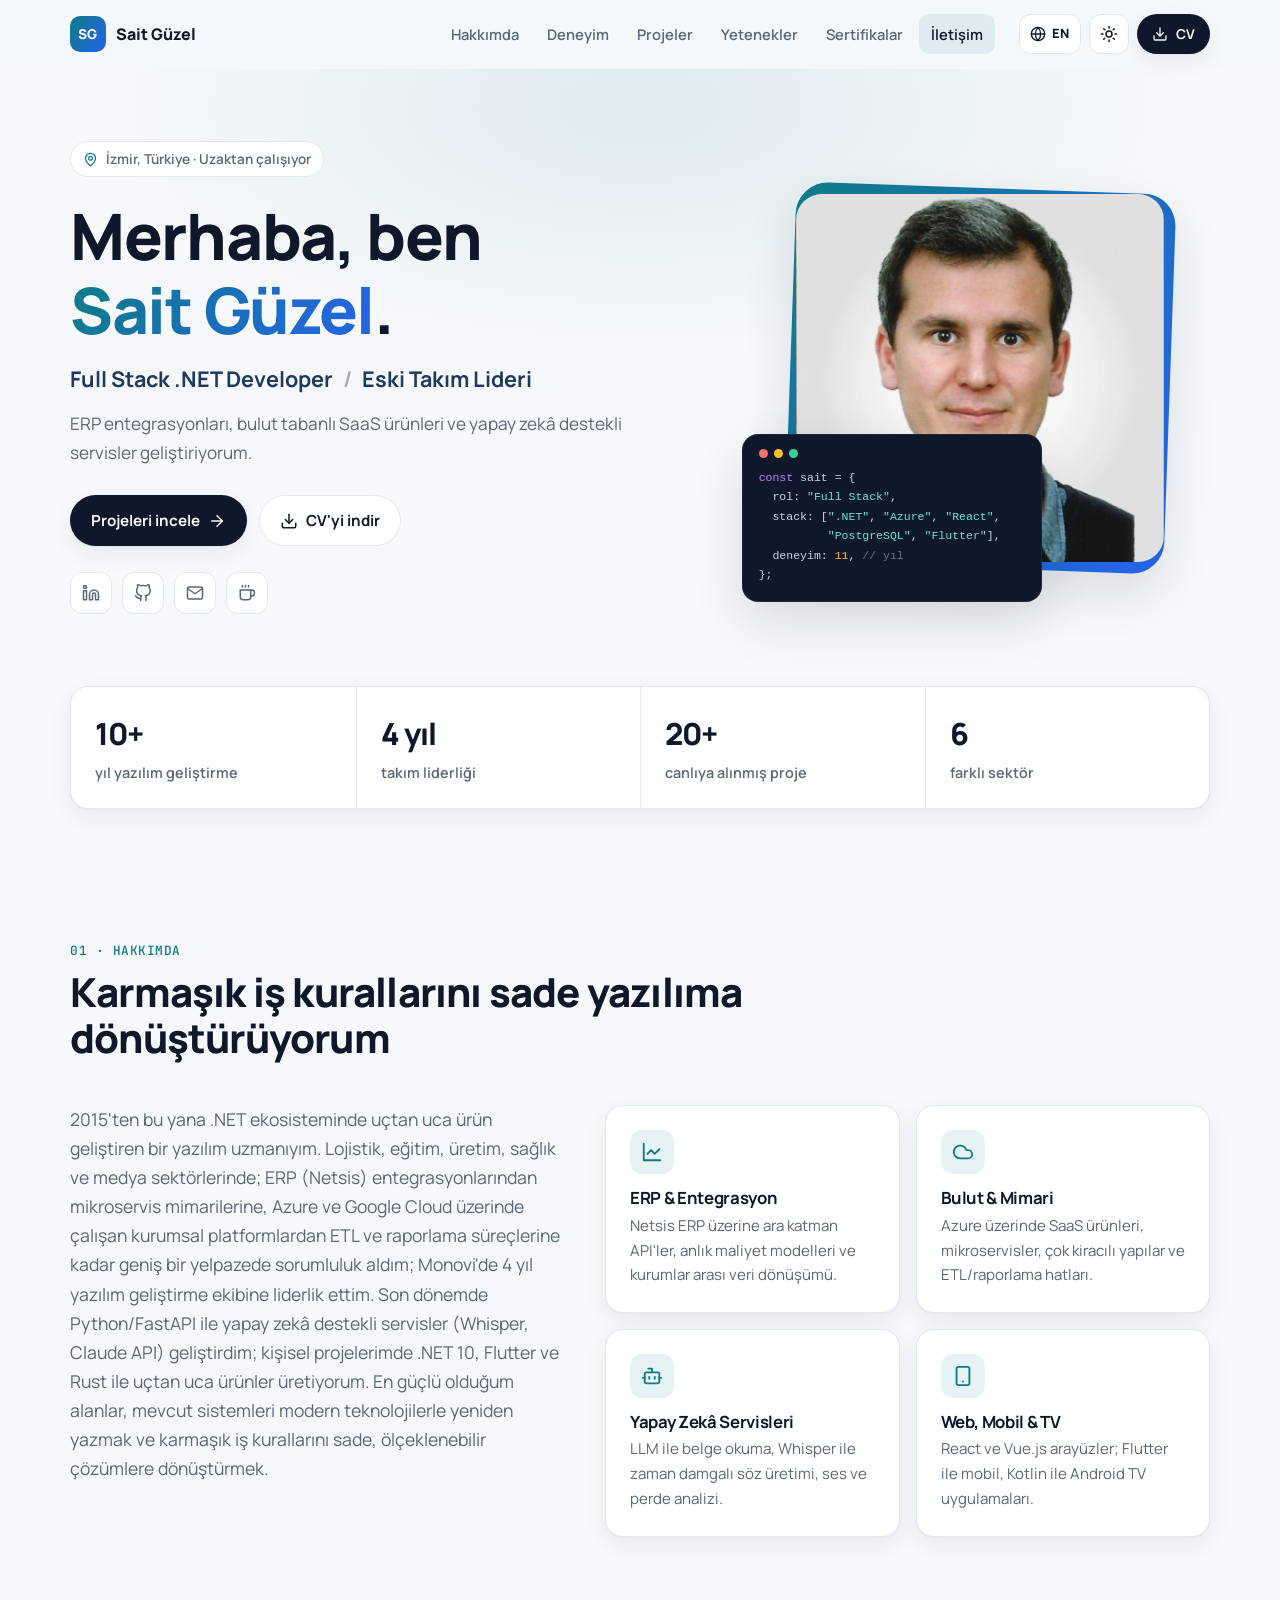
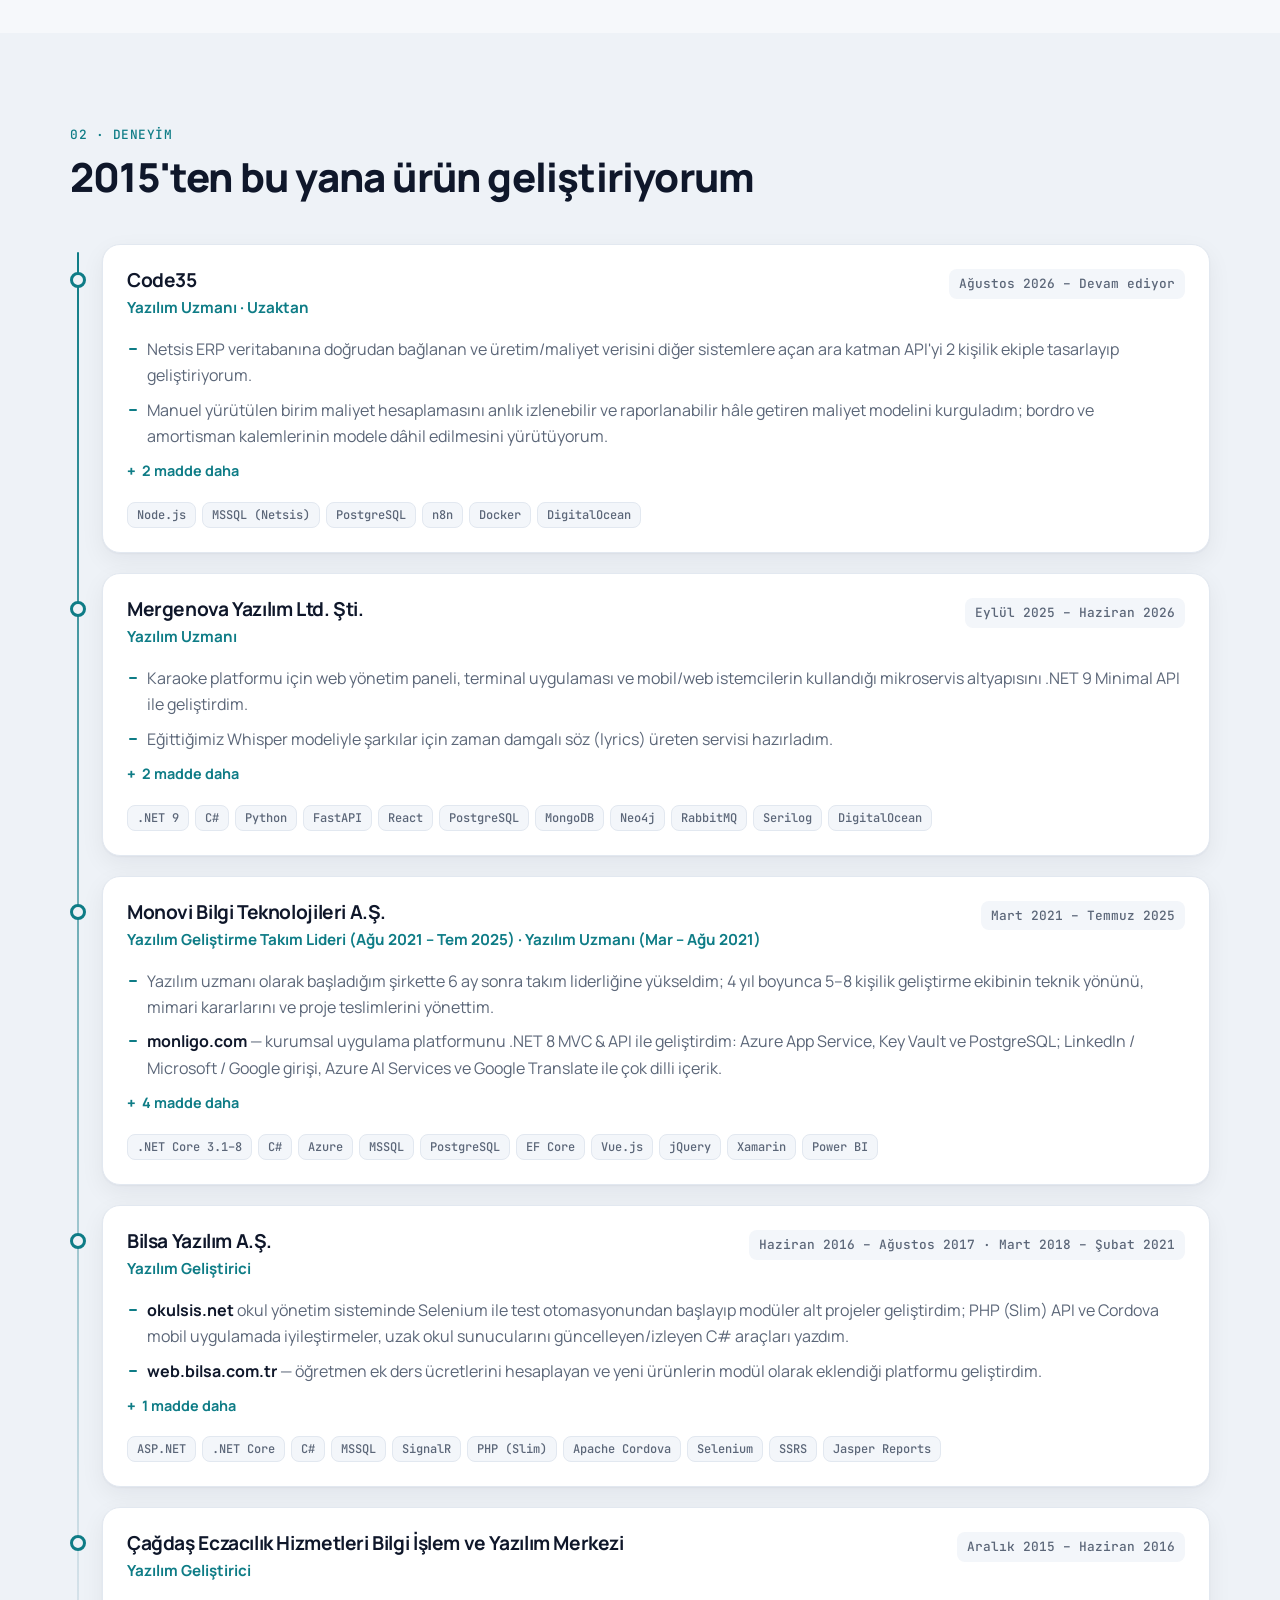
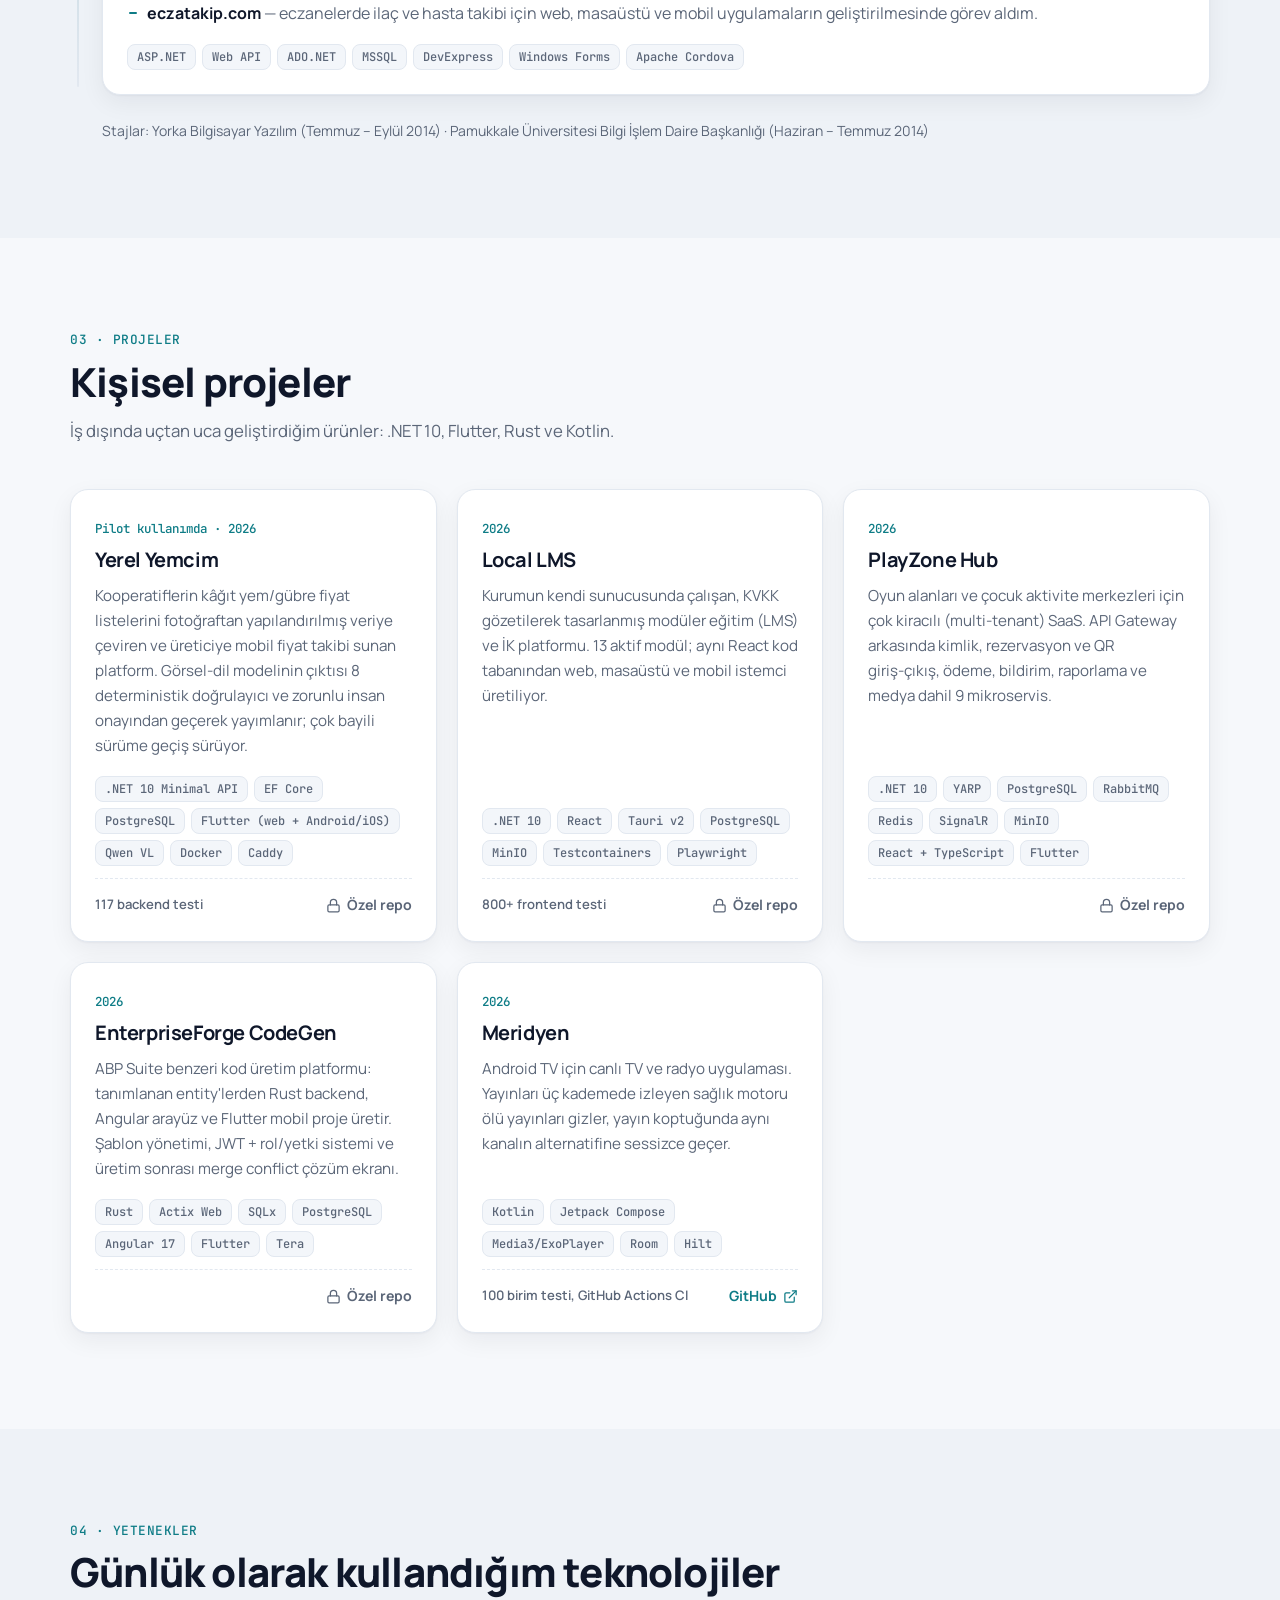
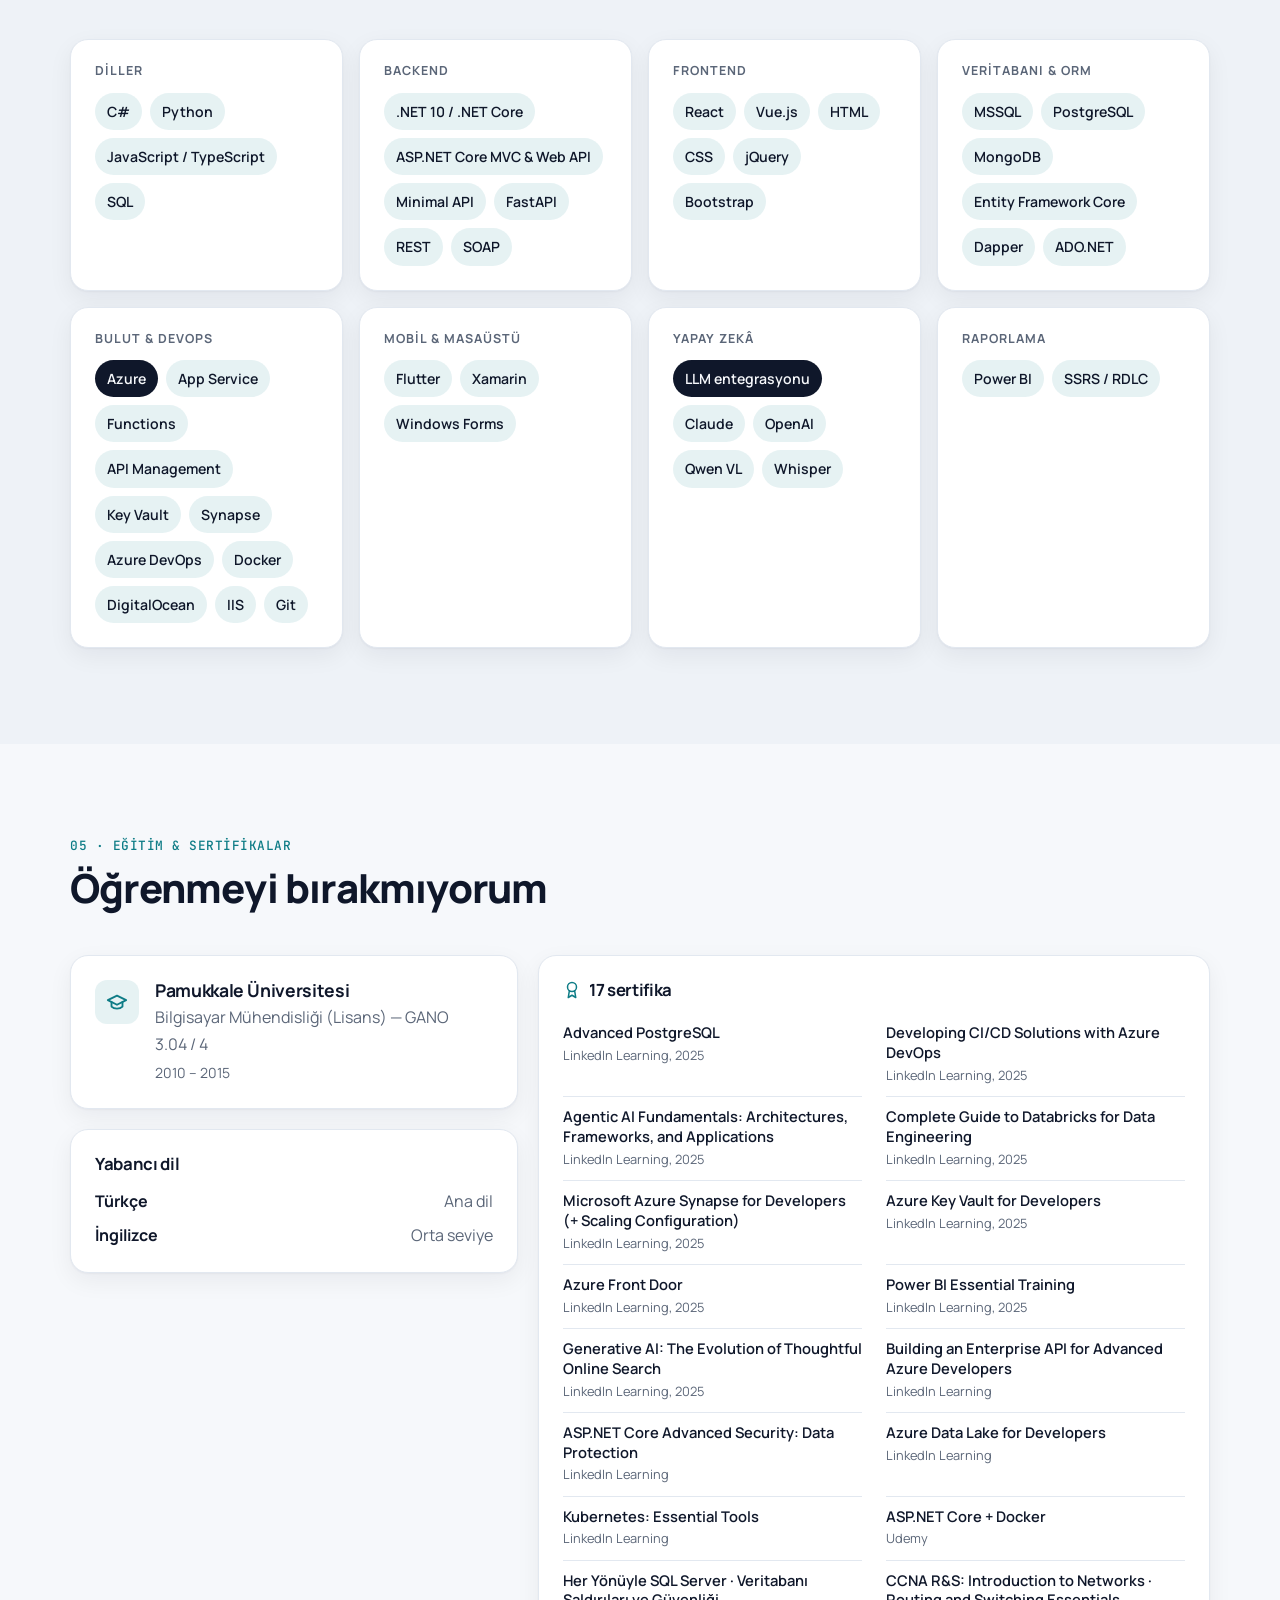
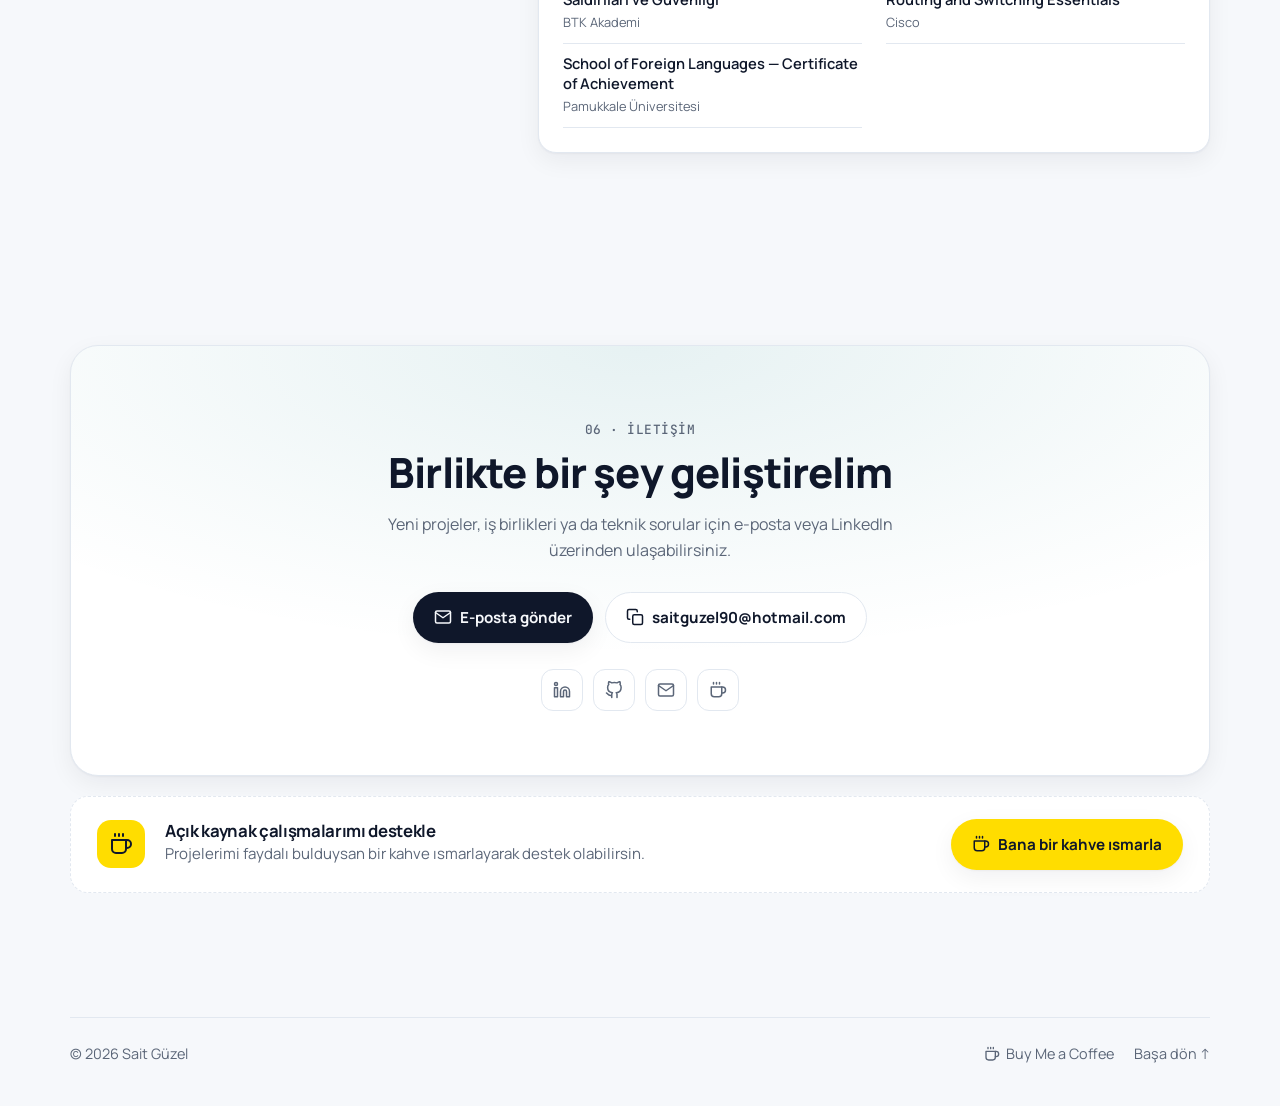
<file: index.html>
<!doctype html>
<html lang="tr">
<head>
<meta charset="utf-8">
<meta name="viewport" content="width=device-width, initial-scale=1">
<title>Sait Güzel · Full Stack .NET Developer</title>
<meta name="description" content="Sait Güzel, Full Stack .NET Developer. ERP entegrasyonları, bulut tabanlı SaaS ürünleri ve yapay zekâ destekli servisler geliştiriyorum.">
<meta name="author" content="Sait Güzel">
<link rel="canonical" href="https://saitguzel.github.io/">
<link rel="alternate" hreflang="tr" href="https://saitguzel.github.io/">
<link rel="alternate" hreflang="en" href="https://saitguzel.github.io/en/">
<link rel="alternate" hreflang="x-default" href="https://saitguzel.github.io/">
<meta name="theme-color" content="#0b1220" media="(prefers-color-scheme: dark)">
<meta name="theme-color" content="#f6f8fb" media="(prefers-color-scheme: light)">
<meta property="og:type" content="profile">
<meta property="og:title" content="Sait Güzel · Full Stack .NET Developer">
<meta property="og:description" content="ERP entegrasyonları, bulut tabanlı SaaS ürünleri ve yapay zekâ destekli servisler geliştiriyorum.">
<meta property="og:url" content="https://saitguzel.github.io/">
<meta property="og:image" content="https://saitguzel.github.io/assets/img/sait-guzel.jpg">
<meta property="og:locale" content="tr_TR">
<meta name="twitter:card" content="summary">
<link rel="icon" href="favicon.svg" type="image/svg+xml">
<link rel="preconnect" href="https://fonts.googleapis.com">
<link rel="preconnect" href="https://fonts.gstatic.com" crossorigin>
<link href="https://fonts.googleapis.com/css2?family=Manrope:wght@400;500;600;700;800&family=JetBrains+Mono:wght@400;500&display=swap" rel="stylesheet">
<link rel="stylesheet" href="assets/css/style.css">
<script>try{var t=localStorage.getItem("theme");if(t)document.documentElement.dataset.theme=t}catch(e){}</script>
<script type="application/ld+json">{"@context": "https://schema.org", "@type": "Person", "name": "Sait Güzel", "jobTitle": "Full Stack .NET Developer", "url": "https://saitguzel.github.io/", "image": "https://saitguzel.github.io/assets/img/sait-guzel.jpg", "email": "mailto:saitguzel90@hotmail.com", "address": {"@type": "PostalAddress", "addressLocality": "İzmir", "addressCountry": "TR"}, "alumniOf": "Pamukkale Üniversitesi", "sameAs": ["https://www.linkedin.com/in/saitguzel/", "https://github.com/saitguzel", "https://buymeacoffee.com/saitguzel"], "knowsAbout": ["C#", ".NET", "ASP.NET Core", "Azure", "PostgreSQL", "React", "Flutter", "ERP", "LLM"]}</script>
</head>
<body>
<a class="skip" href="#hakkimda">İçeriğe geç</a>

<header class="site-header" data-header>
  <div class="container header-inner">
    <a class="brand" href="#top" aria-label="Sait Güzel, ana sayfa"><span class="brand-mark">SG</span><span class="brand-name">Sait Güzel</span></a>
    <nav class="nav" aria-label="Ana menü"><ul id="nav-list" data-nav><li><a href="#hakkimda">Hakkımda</a></li><li><a href="#deneyim">Deneyim</a></li><li><a href="#projeler">Projeler</a></li><li><a href="#yetenekler">Yetenekler</a></li><li><a href="#sertifikalar">Sertifikalar</a></li><li><a href="#iletisim">İletişim</a></li></ul></nav>
    <div class="header-actions">
      <a class="icon-btn lang-btn" href="en/" hreflang="en" lang="en" aria-label="Switch to English"><svg class="ic" viewBox="0 0 24 24" fill="none" stroke="currentColor" stroke-width="2" stroke-linecap="round" stroke-linejoin="round" aria-hidden="true"><circle cx="12" cy="12" r="10"/><path d="M2 12h20"/><path d="M12 2a15.3 15.3 0 0 1 4 10 15.3 15.3 0 0 1-4 10 15.3 15.3 0 0 1-4-10 15.3 15.3 0 0 1 4-10z"/></svg><span>EN</span></a>
      <button class="icon-btn" type="button" data-theme-toggle aria-label="Temayı değiştir"><svg class="ic ic-sun" viewBox="0 0 24 24" fill="none" stroke="currentColor" stroke-width="2" stroke-linecap="round" stroke-linejoin="round" aria-hidden="true"><circle cx="12" cy="12" r="4"/><path d="M12 2v2M12 20v2M4.93 4.93l1.41 1.41M17.66 17.66l1.41 1.41M2 12h2M20 12h2M6.34 17.66l-1.41 1.41M19.07 4.93l-1.41 1.41"/></svg><svg class="ic ic-moon" viewBox="0 0 24 24" fill="none" stroke="currentColor" stroke-width="2" stroke-linecap="round" stroke-linejoin="round" aria-hidden="true"><path d="M12 3a6 6 0 0 0 9 9 9 9 0 1 1-9-9z"/></svg></button>
      <a class="btn btn-sm btn-primary hide-sm" href="cv/sait-guzel-cv-2026-tr.pdf" download><svg class="ic" viewBox="0 0 24 24" fill="none" stroke="currentColor" stroke-width="2" stroke-linecap="round" stroke-linejoin="round" aria-hidden="true"><path d="M21 15v4a2 2 0 0 1-2 2H5a2 2 0 0 1-2-2v-4"/><path d="m7 10 5 5 5-5"/><path d="M12 15V3"/></svg>CV</a>
      <button class="icon-btn show-sm" type="button" data-nav-toggle aria-controls="nav-list" aria-expanded="false" aria-label="Menüyü aç"><svg class="ic" viewBox="0 0 24 24" fill="none" stroke="currentColor" stroke-width="2" stroke-linecap="round" stroke-linejoin="round" aria-hidden="true"><path d="M4 6h16M4 12h16M4 18h16"/></svg></button>
    </div>
  </div>
</header>
<main>

<section class="hero" id="top">
  <div class="container hero-grid">
    <div class="hero-copy reveal">
      <p class="eyebrow"><svg class="ic" viewBox="0 0 24 24" fill="none" stroke="currentColor" stroke-width="2" stroke-linecap="round" stroke-linejoin="round" aria-hidden="true"><path d="M20 10c0 6-8 12-8 12S4 16 4 10a8 8 0 0 1 16 0z"/><circle cx="12" cy="10" r="3"/></svg>İzmir, Türkiye · Uzaktan çalışıyor</p>
      <h1>Merhaba, ben <span class="grad nowrap">Sait Güzel</span>.</h1>
      <p class="hero-role">Full Stack .NET Developer<span class="sep">/</span>Eski Takım Lideri</p>
      <p class="hero-lead">ERP entegrasyonları, bulut tabanlı SaaS ürünleri ve yapay zekâ destekli servisler geliştiriyorum.</p>
      <div class="hero-cta">
        <a class="btn btn-primary" href="#projeler">Projeleri incele<svg class="ic" viewBox="0 0 24 24" fill="none" stroke="currentColor" stroke-width="2" stroke-linecap="round" stroke-linejoin="round" aria-hidden="true"><path d="M5 12h14"/><path d="m12 5 7 7-7 7"/></svg></a>
        <a class="btn btn-ghost" href="cv/sait-guzel-cv-2026-tr.pdf" download><svg class="ic" viewBox="0 0 24 24" fill="none" stroke="currentColor" stroke-width="2" stroke-linecap="round" stroke-linejoin="round" aria-hidden="true"><path d="M21 15v4a2 2 0 0 1-2 2H5a2 2 0 0 1-2-2v-4"/><path d="m7 10 5 5 5-5"/><path d="M12 15V3"/></svg>CV'yi indir</a>
      </div>
      <ul class="socials " aria-label="Bağlantılar"><li><a href="https://www.linkedin.com/in/saitguzel/" target="_blank" rel="noopener" aria-label="LinkedIn"><svg class="ic" viewBox="0 0 24 24" fill="none" stroke="currentColor" stroke-width="2" stroke-linecap="round" stroke-linejoin="round" aria-hidden="true"><path d="M16 8a6 6 0 0 1 6 6v7h-4v-7a2 2 0 0 0-4 0v7h-4v-7a6 6 0 0 1 6-6z"/><rect x="2" y="9" width="4" height="12"/><circle cx="4" cy="4" r="2"/></svg></a></li><li><a href="https://github.com/saitguzel" target="_blank" rel="noopener" aria-label="GitHub"><svg class="ic" viewBox="0 0 24 24" fill="none" stroke="currentColor" stroke-width="2" stroke-linecap="round" stroke-linejoin="round" aria-hidden="true"><path d="M9 19c-5 1.5-5-2.5-7-3m14 6v-3.87a3.37 3.37 0 0 0-.94-2.61c3.14-.35 6.44-1.54 6.44-7A5.44 5.44 0 0 0 20 4.77 5.07 5.07 0 0 0 19.91 1S18.73.65 16 2.48a13.38 13.38 0 0 0-7 0C6.27.65 5.09 1 5.09 1A5.07 5.07 0 0 0 5 4.77a5.44 5.44 0 0 0-1.5 3.78c0 5.42 3.3 6.61 6.44 7A3.37 3.37 0 0 0 9 18.13V22"/></svg></a></li><li><a href="mailto:saitguzel90@hotmail.com" aria-label="E-mail"><svg class="ic" viewBox="0 0 24 24" fill="none" stroke="currentColor" stroke-width="2" stroke-linecap="round" stroke-linejoin="round" aria-hidden="true"><rect x="2" y="4" width="20" height="16" rx="2"/><path d="m22 6-10 7L2 6"/></svg></a></li><li><a href="https://buymeacoffee.com/saitguzel" target="_blank" rel="noopener" aria-label="Buy Me a Coffee"><svg class="ic" viewBox="0 0 24 24" fill="none" stroke="currentColor" stroke-width="2" stroke-linecap="round" stroke-linejoin="round" aria-hidden="true"><path d="M17 8h1a4 4 0 1 1 0 8h-1"/><path d="M3 8h14v9a4 4 0 0 1-4 4H7a4 4 0 0 1-4-4Z"/><path d="M6 2v2M10 2v2M14 2v2"/></svg></a></li></ul>
    </div>
    <div class="hero-visual reveal">
      <div class="portrait"><img src="assets/img/sait-guzel.jpg" width="400" height="400" alt="Sait Güzel" fetchpriority="high"></div>
      <div class="code-card" aria-hidden="true">
        <div class="code-dots"><i></i><i></i><i></i></div>
<pre><code><span class="k">const</span> sait = {
  rol: <span class="s">"Full Stack"</span>,
  stack: [<span class="s">".NET"</span>, <span class="s">"Azure"</span>, <span class="s">"React"</span>,
          <span class="s">"PostgreSQL"</span>, <span class="s">"Flutter"</span>],
  deneyim: <span class="n">11</span>, <span class="c">// yıl</span>
};</code></pre>
      </div>
    </div>
  </div>
  <div class="container">
    <ul class="stats reveal"><li><strong>10+</strong><span>yıl yazılım geliştirme</span></li><li><strong>4 yıl</strong><span>takım liderliği</span></li><li><strong>20+</strong><span>canlıya alınmış proje</span></li><li><strong>6</strong><span>farklı sektör</span></li></ul>
  </div>
</section>

<section class="section" id="hakkimda" aria-labelledby="hakkimda-baslik">
  <div class="container">
    <div class="section-head reveal"><p class="kicker">01 · Hakkımda</p><h2 id="hakkimda-baslik">Karmaşık iş kurallarını sade yazılıma dönüştürüyorum</h2></div>
    <div class="about-grid">
      <p class="about-text reveal">2015'ten bu yana .NET ekosisteminde uçtan uca ürün geliştiren bir yazılım uzmanıyım. Lojistik, eğitim, üretim, sağlık ve medya sektörlerinde; ERP (Netsis) entegrasyonlarından mikroservis mimarilerine, Azure ve Google Cloud üzerinde çalışan kurumsal platformlardan ETL ve raporlama süreçlerine kadar geniş bir yelpazede sorumluluk aldım; Monovi'de 4 yıl yazılım geliştirme ekibine liderlik ettim. Son dönemde Python/FastAPI ile yapay zekâ destekli servisler (Whisper, Claude API) geliştirdim; kişisel projelerimde .NET 10, Flutter ve Rust ile uçtan uca ürünler üretiyorum. En güçlü olduğum alanlar, mevcut sistemleri modern teknolojilerle yeniden yazmak ve karmaşık iş kurallarını sade, ölçeklenebilir çözümlere dönüştürmek.</p>
      <div class="focus-grid"><article class="card focus-card reveal"><div class="focus-ic"><svg class="ic" viewBox="0 0 24 24" fill="none" stroke="currentColor" stroke-width="2" stroke-linecap="round" stroke-linejoin="round" aria-hidden="true"><path d="M3 3v18h18"/><path d="m7 14 4-4 4 4 5-5"/></svg></div><h3>ERP & Entegrasyon</h3><p>Netsis ERP üzerine ara katman API'ler, anlık maliyet modelleri ve kurumlar arası veri dönüşümü.</p></article><article class="card focus-card reveal"><div class="focus-ic"><svg class="ic" viewBox="0 0 24 24" fill="none" stroke="currentColor" stroke-width="2" stroke-linecap="round" stroke-linejoin="round" aria-hidden="true"><path d="M17.5 19H9a7 7 0 1 1 6.71-9h1.79a4.5 4.5 0 1 1 0 9z"/></svg></div><h3>Bulut & Mimari</h3><p>Azure üzerinde SaaS ürünleri, mikroservisler, çok kiracılı yapılar ve ETL/raporlama hatları.</p></article><article class="card focus-card reveal"><div class="focus-ic"><svg class="ic" viewBox="0 0 24 24" fill="none" stroke="currentColor" stroke-width="2" stroke-linecap="round" stroke-linejoin="round" aria-hidden="true"><path d="M12 8V4H8"/><rect x="4" y="8" width="16" height="12" rx="2"/><path d="M2 14h2M20 14h2M15 13v2M9 13v2"/></svg></div><h3>Yapay Zekâ Servisleri</h3><p>LLM ile belge okuma, Whisper ile zaman damgalı söz üretimi, ses ve perde analizi.</p></article><article class="card focus-card reveal"><div class="focus-ic"><svg class="ic" viewBox="0 0 24 24" fill="none" stroke="currentColor" stroke-width="2" stroke-linecap="round" stroke-linejoin="round" aria-hidden="true"><rect x="5" y="2" width="14" height="20" rx="2"/><path d="M12 18h.01"/></svg></div><h3>Web, Mobil & TV</h3><p>React ve Vue.js arayüzler; Flutter ile mobil, Kotlin ile Android TV uygulamaları.</p></article></div>
    </div>
  </div>
</section>

<section class="section section-alt" id="deneyim" aria-labelledby="deneyim-baslik">
  <div class="container">
    <div class="section-head reveal"><p class="kicker">02 · Deneyim</p><h2 id="deneyim-baslik">2015'ten bu yana ürün geliştiriyorum</h2></div>
    <ol class="timeline">
      <li class="tl-item reveal">
        <span class="tl-dot" aria-hidden="true"></span>
        <article class="card tl-card">
          <header class="tl-head">
            <div><h3>Code35</h3><p class="role">Yazılım Uzmanı  ·  Uzaktan</p></div>
            <time>Ağustos 2026 – Devam ediyor</time>
          </header>
          <ul class="bullets"><li>Netsis ERP veritabanına doğrudan bağlanan ve üretim/maliyet verisini diğer sistemlere açan ara katman API'yi 2 kişilik ekiple tasarlayıp geliştiriyorum.</li><li>Manuel yürütülen birim maliyet hesaplamasını anlık izlenebilir ve raporlanabilir hâle getiren maliyet modelini kurguladım; bordro ve amortisman kalemlerinin modele dâhil edilmesini yürütüyorum.</li></ul>
          <details><summary>2 madde daha</summary><ul class="bullets"><li>Rapor sorgularını Netsis yerine PostgreSQL materialized view'lara yönlendirerek ERP'yi raporlama yükünden izole eden mimariyi kurdum; lokal veritabanına yazmalar güvenli tünel üzerinden, transaction ve audit log ile yapılıyor.</li><li>Fatura, müstahsil makbuzu ve banka ekstrelerini LLM ile okuyup doğrulama adımlarından geçirerek Netsis kaydına dönüştüren otomasyon iş akışlarını geliştiriyorum.</li></ul></details>
          <ul class="tags"><li>Node.js</li><li>MSSQL (Netsis)</li><li>PostgreSQL</li><li>n8n</li><li>Docker</li><li>DigitalOcean</li></ul>
        </article>
      </li>
      <li class="tl-item reveal">
        <span class="tl-dot" aria-hidden="true"></span>
        <article class="card tl-card">
          <header class="tl-head">
            <div><h3>Mergenova Yazılım Ltd. Şti.</h3><p class="role">Yazılım Uzmanı</p></div>
            <time>Eylül 2025 – Haziran 2026</time>
          </header>
          <ul class="bullets"><li>Karaoke platformu için web yönetim paneli, terminal uygulaması ve mobil/web istemcilerin kullandığı mikroservis altyapısını .NET 9 Minimal API ile geliştirdim.</li><li>Eğittiğimiz Whisper modeliyle şarkılar için zaman damgalı söz (lyrics) üreten servisi hazırladım.</li></ul>
          <details><summary>2 madde daha</summary><ul class="bullets"><li>Nota çıkarımı, perde (pitch) analizi ve Claude API ile kullanıcı performansına yapay zekâ yorumu üreten FastAPI servisleri geliştirdim.</li><li>FFmpeg tabanlı video üretimi ve performans puanlama uç noktalarını yazdım.</li></ul></details>
          <ul class="tags"><li>.NET 9</li><li>C#</li><li>Python</li><li>FastAPI</li><li>React</li><li>PostgreSQL</li><li>MongoDB</li><li>Neo4j</li><li>RabbitMQ</li><li>Serilog</li><li>DigitalOcean</li></ul>
        </article>
      </li>
      <li class="tl-item reveal">
        <span class="tl-dot" aria-hidden="true"></span>
        <article class="card tl-card">
          <header class="tl-head">
            <div><h3>Monovi Bilgi Teknolojileri A.Ş.</h3><p class="role">Yazılım Geliştirme Takım Lideri (Ağu 2021 – Tem 2025)  ·  Yazılım Uzmanı (Mar – Ağu 2021)</p></div>
            <time>Mart 2021 – Temmuz 2025</time>
          </header>
          <ul class="bullets"><li>Yazılım uzmanı olarak başladığım şirkette 6 ay sonra takım liderliğine yükseldim; 4 yıl boyunca 5–8 kişilik geliştirme ekibinin teknik yönünü, mimari kararlarını ve proje teslimlerini yönettim.</li><li><b>monligo.com</b> — kurumsal uygulama platformunu .NET 8 MVC &amp; API ile geliştirdim: Azure App Service, Key Vault ve PostgreSQL; LinkedIn / Microsoft / Google girişi, Azure AI Services ve Google Translate ile çok dilli içerik.</li></ul>
          <details><summary>4 madde daha</summary><ul class="bullets"><li><b>emlaklira.com</b> — gayrimenkulü blockchain üzerinde tokenize ederek alım-satıma açan platformda Solidity akıllı sözleşmeler, Azure SQL Ledger, API Management ve Functions ile çalıştım.</li><li><b>Monovi Trace &amp; ICS2</b> — lojistik firmaları için AB ICS2 yönetmeliğine uygun veri gönderen web uygulamasını geliştirdim; <b>TMS</b> hakediş sistemine geliştirmeler ve raporlama modülü ekledim.</li><li><b>Smart Report</b> — satış verisi için Azure Synapse ile ETL süreçleri ve Power BI raporları; data lake aktarımı ve kurumlar arası veri dönüştüren entegrasyon katmanları (Azure Functions, APIM, Windows Service).</li><li>Kurumsal iletişim uygulaması (web + Xamarin), şirket web sitesi ve yönetim paneli (.NET 6 + Vue.js) ile mevcut mobil/web ürünlerin bakımı.</li></ul></details>
          <ul class="tags"><li>.NET Core 3.1–8</li><li>C#</li><li>Azure</li><li>MSSQL</li><li>PostgreSQL</li><li>EF Core</li><li>Vue.js</li><li>jQuery</li><li>Xamarin</li><li>Power BI</li></ul>
        </article>
      </li>
      <li class="tl-item reveal">
        <span class="tl-dot" aria-hidden="true"></span>
        <article class="card tl-card">
          <header class="tl-head">
            <div><h3>Bilsa Yazılım A.Ş.</h3><p class="role">Yazılım Geliştirici</p></div>
            <time>Haziran 2016 – Ağustos 2017  ·  Mart 2018 – Şubat 2021</time>
          </header>
          <ul class="bullets"><li><b>okulsis.net</b> okul yönetim sisteminde Selenium ile test otomasyonundan başlayıp modüler alt projeler geliştirdim; PHP (Slim) API ve Cordova mobil uygulamada iyileştirmeler, uzak okul sunucularını güncelleyen/izleyen C# araçları yazdım.</li><li><b>web.bilsa.com.tr</b> — öğretmen ek ders ücretlerini hesaplayan ve yeni ürünlerin modül olarak eklendiği platformu geliştirdim.</li></ul>
          <details><summary>1 madde daha</summary><ul class="bullets"><li>Okullardaki akıllı tahtaları web üzerinden SignalR ile yöneten masaüstü uygulaması, sınavlara otomatik personel atama sistemi ve ders dağıtım verisini aktaran API geliştirdim.</li></ul></details>
          <ul class="tags"><li>ASP.NET</li><li>.NET Core</li><li>C#</li><li>MSSQL</li><li>SignalR</li><li>PHP (Slim)</li><li>Apache Cordova</li><li>Selenium</li><li>SSRS</li><li>Jasper Reports</li></ul>
        </article>
      </li>
      <li class="tl-item reveal">
        <span class="tl-dot" aria-hidden="true"></span>
        <article class="card tl-card">
          <header class="tl-head">
            <div><h3>Çağdaş Eczacılık Hizmetleri Bilgi İşlem ve Yazılım Merkezi</h3><p class="role">Yazılım Geliştirici</p></div>
            <time>Aralık 2015 – Haziran 2016</time>
          </header>
          <ul class="bullets"><li><b>eczatakip.com</b> — eczanelerde ilaç ve hasta takibi için web, masaüstü ve mobil uygulamaların geliştirilmesinde görev aldım.</li></ul>
          
          <ul class="tags"><li>ASP.NET</li><li>Web API</li><li>ADO.NET</li><li>MSSQL</li><li>DevExpress</li><li>Windows Forms</li><li>Apache Cordova</li></ul>
        </article>
      </li></ol>
    <p class="muted small interns reveal">Stajlar: Yorka Bilgisayar Yazılım (Temmuz – Eylül 2014) · Pamukkale Üniversitesi Bilgi İşlem Daire Başkanlığı (Haziran – Temmuz 2014)</p>
  </div>
</section>

<section class="section" id="projeler" aria-labelledby="projeler-baslik">
  <div class="container">
    <div class="section-head reveal"><p class="kicker">03 · Projeler</p><h2 id="projeler-baslik">Kişisel projeler</h2><p class="section-sub">İş dışında uçtan uca geliştirdiğim ürünler: .NET 10, Flutter, Rust ve Kotlin.</p></div>
    <div class="project-grid">
      <article class="card project reveal">
        <header><span class="project-meta">Pilot kullanımda · 2026</span><h3>Yerel Yemcim</h3></header>
        <p>Kooperatiflerin kâğıt yem/gübre fiyat listelerini fotoğraftan yapılandırılmış veriye çeviren ve üreticiye mobil fiyat takibi sunan platform. Görsel-dil modelinin çıktısı 8 deterministik doğrulayıcı ve zorunlu insan onayından geçerek yayımlanır; çok bayili sürüme geçiş sürüyor.</p>
        <ul class="tags"><li>.NET 10 Minimal API</li><li>EF Core</li><li>PostgreSQL</li><li>Flutter (web + Android/iOS)</li><li>Qwen VL</li><li>Docker</li><li>Caddy</li></ul>
        <footer><span class="note">117 backend testi</span><span class="card-link is-private"><svg class="ic" viewBox="0 0 24 24" fill="none" stroke="currentColor" stroke-width="2" stroke-linecap="round" stroke-linejoin="round" aria-hidden="true"><rect x="3" y="11" width="18" height="11" rx="2"/><path d="M7 11V7a5 5 0 0 1 10 0v4"/></svg>Özel repo</span></footer>
      </article>
      <article class="card project reveal">
        <header><span class="project-meta">2026</span><h3>Local LMS</h3></header>
        <p>Kurumun kendi sunucusunda çalışan, KVKK gözetilerek tasarlanmış modüler eğitim (LMS) ve İK platformu. 13 aktif modül; aynı React kod tabanından web, masaüstü ve mobil istemci üretiliyor.</p>
        <ul class="tags"><li>.NET 10</li><li>React</li><li>Tauri v2</li><li>PostgreSQL</li><li>MinIO</li><li>Testcontainers</li><li>Playwright</li></ul>
        <footer><span class="note">800+ frontend testi</span><span class="card-link is-private"><svg class="ic" viewBox="0 0 24 24" fill="none" stroke="currentColor" stroke-width="2" stroke-linecap="round" stroke-linejoin="round" aria-hidden="true"><rect x="3" y="11" width="18" height="11" rx="2"/><path d="M7 11V7a5 5 0 0 1 10 0v4"/></svg>Özel repo</span></footer>
      </article>
      <article class="card project reveal">
        <header><span class="project-meta">2026</span><h3>PlayZone Hub</h3></header>
        <p>Oyun alanları ve çocuk aktivite merkezleri için çok kiracılı (multi-tenant) SaaS. API Gateway arkasında kimlik, rezervasyon ve QR giriş-çıkış, ödeme, bildirim, raporlama ve medya dahil 9 mikroservis.</p>
        <ul class="tags"><li>.NET 10</li><li>YARP</li><li>PostgreSQL</li><li>RabbitMQ</li><li>Redis</li><li>SignalR</li><li>MinIO</li><li>React + TypeScript</li><li>Flutter</li></ul>
        <footer><span></span><span class="card-link is-private"><svg class="ic" viewBox="0 0 24 24" fill="none" stroke="currentColor" stroke-width="2" stroke-linecap="round" stroke-linejoin="round" aria-hidden="true"><rect x="3" y="11" width="18" height="11" rx="2"/><path d="M7 11V7a5 5 0 0 1 10 0v4"/></svg>Özel repo</span></footer>
      </article>
      <article class="card project reveal">
        <header><span class="project-meta">2026</span><h3>EnterpriseForge CodeGen</h3></header>
        <p>ABP Suite benzeri kod üretim platformu: tanımlanan entity'lerden Rust backend, Angular arayüz ve Flutter mobil proje üretir. Şablon yönetimi, JWT + rol/yetki sistemi ve üretim sonrası merge conflict çözüm ekranı.</p>
        <ul class="tags"><li>Rust</li><li>Actix Web</li><li>SQLx</li><li>PostgreSQL</li><li>Angular 17</li><li>Flutter</li><li>Tera</li></ul>
        <footer><span></span><span class="card-link is-private"><svg class="ic" viewBox="0 0 24 24" fill="none" stroke="currentColor" stroke-width="2" stroke-linecap="round" stroke-linejoin="round" aria-hidden="true"><rect x="3" y="11" width="18" height="11" rx="2"/><path d="M7 11V7a5 5 0 0 1 10 0v4"/></svg>Özel repo</span></footer>
      </article>
      <article class="card project reveal">
        <header><span class="project-meta">2026</span><h3>Meridyen</h3></header>
        <p>Android TV için canlı TV ve radyo uygulaması. Yayınları üç kademede izleyen sağlık motoru ölü yayınları gizler, yayın koptuğunda aynı kanalın alternatifine sessizce geçer.</p>
        <ul class="tags"><li>Kotlin</li><li>Jetpack Compose</li><li>Media3/ExoPlayer</li><li>Room</li><li>Hilt</li></ul>
        <footer><span class="note">100 birim testi, GitHub Actions CI</span><a class="card-link" href="https://github.com/saitguzel/world-tv" target="_blank" rel="noopener">GitHub<svg class="ic" viewBox="0 0 24 24" fill="none" stroke="currentColor" stroke-width="2" stroke-linecap="round" stroke-linejoin="round" aria-hidden="true"><path d="M15 3h6v6"/><path d="M10 14 21 3"/><path d="M18 13v6a2 2 0 0 1-2 2H5a2 2 0 0 1-2-2V8a2 2 0 0 1 2-2h6"/></svg></a></footer>
      </article></div>
  </div>
</section>

<section class="section section-alt" id="yetenekler" aria-labelledby="yetenekler-baslik">
  <div class="container">
    <div class="section-head reveal"><p class="kicker">04 · Yetenekler</p><h2 id="yetenekler-baslik">Günlük olarak kullandığım teknolojiler</h2></div>
    <div class="skills-grid"><div class="card skill-group reveal"><h3>Diller</h3><ul class="chips"><li>C#</li><li>Python</li><li>JavaScript / TypeScript</li><li>SQL</li></ul></div><div class="card skill-group reveal"><h3>Backend</h3><ul class="chips"><li>.NET 10 / .NET Core</li><li>ASP.NET Core MVC &amp; Web API</li><li>Minimal API</li><li>FastAPI</li><li>REST</li><li>SOAP</li></ul></div><div class="card skill-group reveal"><h3>Frontend</h3><ul class="chips"><li>React</li><li>Vue.js</li><li>HTML</li><li>CSS</li><li>jQuery</li><li>Bootstrap</li></ul></div><div class="card skill-group reveal"><h3>Veritabanı &amp; ORM</h3><ul class="chips"><li>MSSQL</li><li>PostgreSQL</li><li>MongoDB</li><li>Entity Framework Core</li><li>Dapper</li><li>ADO.NET</li></ul></div><div class="card skill-group reveal"><h3>Bulut &amp; DevOps</h3><ul class="chips"><li class="chip-main">Azure</li><li>App Service</li><li>Functions</li><li>API Management</li><li>Key Vault</li><li>Synapse</li><li>Azure DevOps</li><li>Docker</li><li>DigitalOcean</li><li>IIS</li><li>Git</li></ul></div><div class="card skill-group reveal"><h3>Mobil &amp; Masaüstü</h3><ul class="chips"><li>Flutter</li><li>Xamarin</li><li>Windows Forms</li></ul></div><div class="card skill-group reveal"><h3>Yapay Zekâ</h3><ul class="chips"><li class="chip-main">LLM entegrasyonu</li><li>Claude</li><li>OpenAI</li><li>Qwen VL</li><li>Whisper</li></ul></div><div class="card skill-group reveal"><h3>Raporlama</h3><ul class="chips"><li>Power BI</li><li>SSRS / RDLC</li></ul></div></div>
  </div>
</section>

<section class="section" id="sertifikalar" aria-labelledby="sertifikalar-baslik">
  <div class="container">
    <div class="section-head reveal"><p class="kicker">05 · Eğitim & Sertifikalar</p><h2 id="sertifikalar-baslik">Öğrenmeyi bırakmıyorum</h2></div>
    <div class="cert-grid">
      <div class="stack">
        <article class="card edu reveal"><div class="focus-ic"><svg class="ic" viewBox="0 0 24 24" fill="none" stroke="currentColor" stroke-width="2" stroke-linecap="round" stroke-linejoin="round" aria-hidden="true"><path d="M22 10 12 5 2 10l10 5 10-5z"/><path d="M6 12v5c3 3 9 3 12 0v-5"/></svg></div><div><h3>Pamukkale Üniversitesi</h3><p>Bilgisayar Mühendisliği (Lisans) — GANO 3.04 / 4</p><p class="muted small">2010 – 2015</p></div></article>
        <article class="card reveal"><h3 class="h-sm">Yabancı dil</h3><ul class="langs"><li><b>Türkçe</b><span>Ana dil</span></li><li><b>İngilizce</b><span>Orta seviye</span></li></ul></article>
      </div>
      <article class="card reveal">
        <h3 class="h-sm"><svg class="ic" viewBox="0 0 24 24" fill="none" stroke="currentColor" stroke-width="2" stroke-linecap="round" stroke-linejoin="round" aria-hidden="true"><circle cx="12" cy="8" r="6"/><path d="M15.48 12.89 17 22l-5-3-5 3 1.52-9.11"/></svg>17 sertifika</h3>
        <ul class="cert-list"><li><span class="cert-name">Advanced PostgreSQL</span><span class="cert-org">LinkedIn Learning, 2025</span></li><li><span class="cert-name">Developing CI/CD Solutions with Azure DevOps</span><span class="cert-org">LinkedIn Learning, 2025</span></li><li><span class="cert-name">Agentic AI Fundamentals: Architectures, Frameworks, and Applications</span><span class="cert-org">LinkedIn Learning, 2025</span></li><li><span class="cert-name">Complete Guide to Databricks for Data Engineering</span><span class="cert-org">LinkedIn Learning, 2025</span></li><li><span class="cert-name">Microsoft Azure Synapse for Developers (+ Scaling Configuration)</span><span class="cert-org">LinkedIn Learning, 2025</span></li><li><span class="cert-name">Azure Key Vault for Developers</span><span class="cert-org">LinkedIn Learning, 2025</span></li><li><span class="cert-name">Azure Front Door</span><span class="cert-org">LinkedIn Learning, 2025</span></li><li><span class="cert-name">Power BI Essential Training</span><span class="cert-org">LinkedIn Learning, 2025</span></li><li><span class="cert-name">Generative AI: The Evolution of Thoughtful Online Search</span><span class="cert-org">LinkedIn Learning, 2025</span></li><li><span class="cert-name">Building an Enterprise API for Advanced Azure Developers</span><span class="cert-org">LinkedIn Learning</span></li><li><span class="cert-name">ASP.NET Core Advanced Security: Data Protection</span><span class="cert-org">LinkedIn Learning</span></li><li><span class="cert-name">Azure Data Lake for Developers</span><span class="cert-org">LinkedIn Learning</span></li><li><span class="cert-name">Kubernetes: Essential Tools</span><span class="cert-org">LinkedIn Learning</span></li><li><span class="cert-name">ASP.NET Core + Docker</span><span class="cert-org">Udemy</span></li><li><span class="cert-name">Her Yönüyle SQL Server · Veritabanı Saldırıları ve Güvenliği</span><span class="cert-org">BTK Akademi</span></li><li><span class="cert-name">CCNA R&amp;S: Introduction to Networks · Routing and Switching Essentials</span><span class="cert-org">Cisco</span></li><li><span class="cert-name">School of Foreign Languages — Certificate of Achievement</span><span class="cert-org">Pamukkale Üniversitesi</span></li></ul>
      </article>
    </div>
  </div>
</section>

<section class="section" id="iletisim" aria-labelledby="iletisim-baslik">
  <div class="container">
    <div class="cta reveal">
      <p class="kicker">06 · İletişim</p>
      <h2 id="iletisim-baslik">Birlikte bir şey geliştirelim</h2>
      <p>Yeni projeler, iş birlikleri ya da teknik sorular için e-posta veya LinkedIn üzerinden ulaşabilirsiniz.</p>
      <div class="cta-actions">
        <a class="btn btn-primary" href="mailto:saitguzel90@hotmail.com"><svg class="ic" viewBox="0 0 24 24" fill="none" stroke="currentColor" stroke-width="2" stroke-linecap="round" stroke-linejoin="round" aria-hidden="true"><rect x="2" y="4" width="20" height="16" rx="2"/><path d="m22 6-10 7L2 6"/></svg>E-posta gönder</a>
        <button class="btn btn-ghost" type="button" data-copy="saitguzel90@hotmail.com" data-copied="Kopyalandı ✓"><svg class="ic" viewBox="0 0 24 24" fill="none" stroke="currentColor" stroke-width="2" stroke-linecap="round" stroke-linejoin="round" aria-hidden="true"><rect x="9" y="9" width="13" height="13" rx="2"/><path d="M5 15H4a2 2 0 0 1-2-2V4a2 2 0 0 1 2-2h9a2 2 0 0 1 2 2v1"/></svg><span data-copy-label>saitguzel90@hotmail.com</span></button>
      </div>
      <ul class="socials center" aria-label="Bağlantılar"><li><a href="https://www.linkedin.com/in/saitguzel/" target="_blank" rel="noopener" aria-label="LinkedIn"><svg class="ic" viewBox="0 0 24 24" fill="none" stroke="currentColor" stroke-width="2" stroke-linecap="round" stroke-linejoin="round" aria-hidden="true"><path d="M16 8a6 6 0 0 1 6 6v7h-4v-7a2 2 0 0 0-4 0v7h-4v-7a6 6 0 0 1 6-6z"/><rect x="2" y="9" width="4" height="12"/><circle cx="4" cy="4" r="2"/></svg></a></li><li><a href="https://github.com/saitguzel" target="_blank" rel="noopener" aria-label="GitHub"><svg class="ic" viewBox="0 0 24 24" fill="none" stroke="currentColor" stroke-width="2" stroke-linecap="round" stroke-linejoin="round" aria-hidden="true"><path d="M9 19c-5 1.5-5-2.5-7-3m14 6v-3.87a3.37 3.37 0 0 0-.94-2.61c3.14-.35 6.44-1.54 6.44-7A5.44 5.44 0 0 0 20 4.77 5.07 5.07 0 0 0 19.91 1S18.73.65 16 2.48a13.38 13.38 0 0 0-7 0C6.27.65 5.09 1 5.09 1A5.07 5.07 0 0 0 5 4.77a5.44 5.44 0 0 0-1.5 3.78c0 5.42 3.3 6.61 6.44 7A3.37 3.37 0 0 0 9 18.13V22"/></svg></a></li><li><a href="mailto:saitguzel90@hotmail.com" aria-label="E-mail"><svg class="ic" viewBox="0 0 24 24" fill="none" stroke="currentColor" stroke-width="2" stroke-linecap="round" stroke-linejoin="round" aria-hidden="true"><rect x="2" y="4" width="20" height="16" rx="2"/><path d="m22 6-10 7L2 6"/></svg></a></li><li><a href="https://buymeacoffee.com/saitguzel" target="_blank" rel="noopener" aria-label="Buy Me a Coffee"><svg class="ic" viewBox="0 0 24 24" fill="none" stroke="currentColor" stroke-width="2" stroke-linecap="round" stroke-linejoin="round" aria-hidden="true"><path d="M17 8h1a4 4 0 1 1 0 8h-1"/><path d="M3 8h14v9a4 4 0 0 1-4 4H7a4 4 0 0 1-4-4Z"/><path d="M6 2v2M10 2v2M14 2v2"/></svg></a></li></ul>
    </div>
    <aside class="support reveal" aria-label="Buy Me a Coffee">
      <div class="support-ic"><svg class="ic" viewBox="0 0 24 24" fill="none" stroke="currentColor" stroke-width="2" stroke-linecap="round" stroke-linejoin="round" aria-hidden="true"><path d="M17 8h1a4 4 0 1 1 0 8h-1"/><path d="M3 8h14v9a4 4 0 0 1-4 4H7a4 4 0 0 1-4-4Z"/><path d="M6 2v2M10 2v2M14 2v2"/></svg></div>
      <div class="support-copy"><h3>Açık kaynak çalışmalarımı destekle</h3><p>Projelerimi faydalı bulduysan bir kahve ısmarlayarak destek olabilirsin.</p></div>
      <a class="btn btn-coffee" href="https://buymeacoffee.com/saitguzel" target="_blank" rel="noopener"><svg class="ic" viewBox="0 0 24 24" fill="none" stroke="currentColor" stroke-width="2" stroke-linecap="round" stroke-linejoin="round" aria-hidden="true"><path d="M17 8h1a4 4 0 1 1 0 8h-1"/><path d="M3 8h14v9a4 4 0 0 1-4 4H7a4 4 0 0 1-4-4Z"/><path d="M6 2v2M10 2v2M14 2v2"/></svg>Bana bir kahve ısmarla</a>
    </aside>
  </div>
</section>
</main>
<footer class="site-footer">
  <div class="container footer-inner">
    <p>© 2026 Sait Güzel</p>
    <p class="footer-links"><a href="https://buymeacoffee.com/saitguzel" target="_blank" rel="noopener"><svg class="ic" viewBox="0 0 24 24" fill="none" stroke="currentColor" stroke-width="2" stroke-linecap="round" stroke-linejoin="round" aria-hidden="true"><path d="M17 8h1a4 4 0 1 1 0 8h-1"/><path d="M3 8h14v9a4 4 0 0 1-4 4H7a4 4 0 0 1-4-4Z"/><path d="M6 2v2M10 2v2M14 2v2"/></svg>Buy Me a Coffee</a><a href="#top">Başa dön ↑</a></p>
  </div>
</footer>
<script src="assets/js/main.js" defer></script>
</body>
</html>
</file>
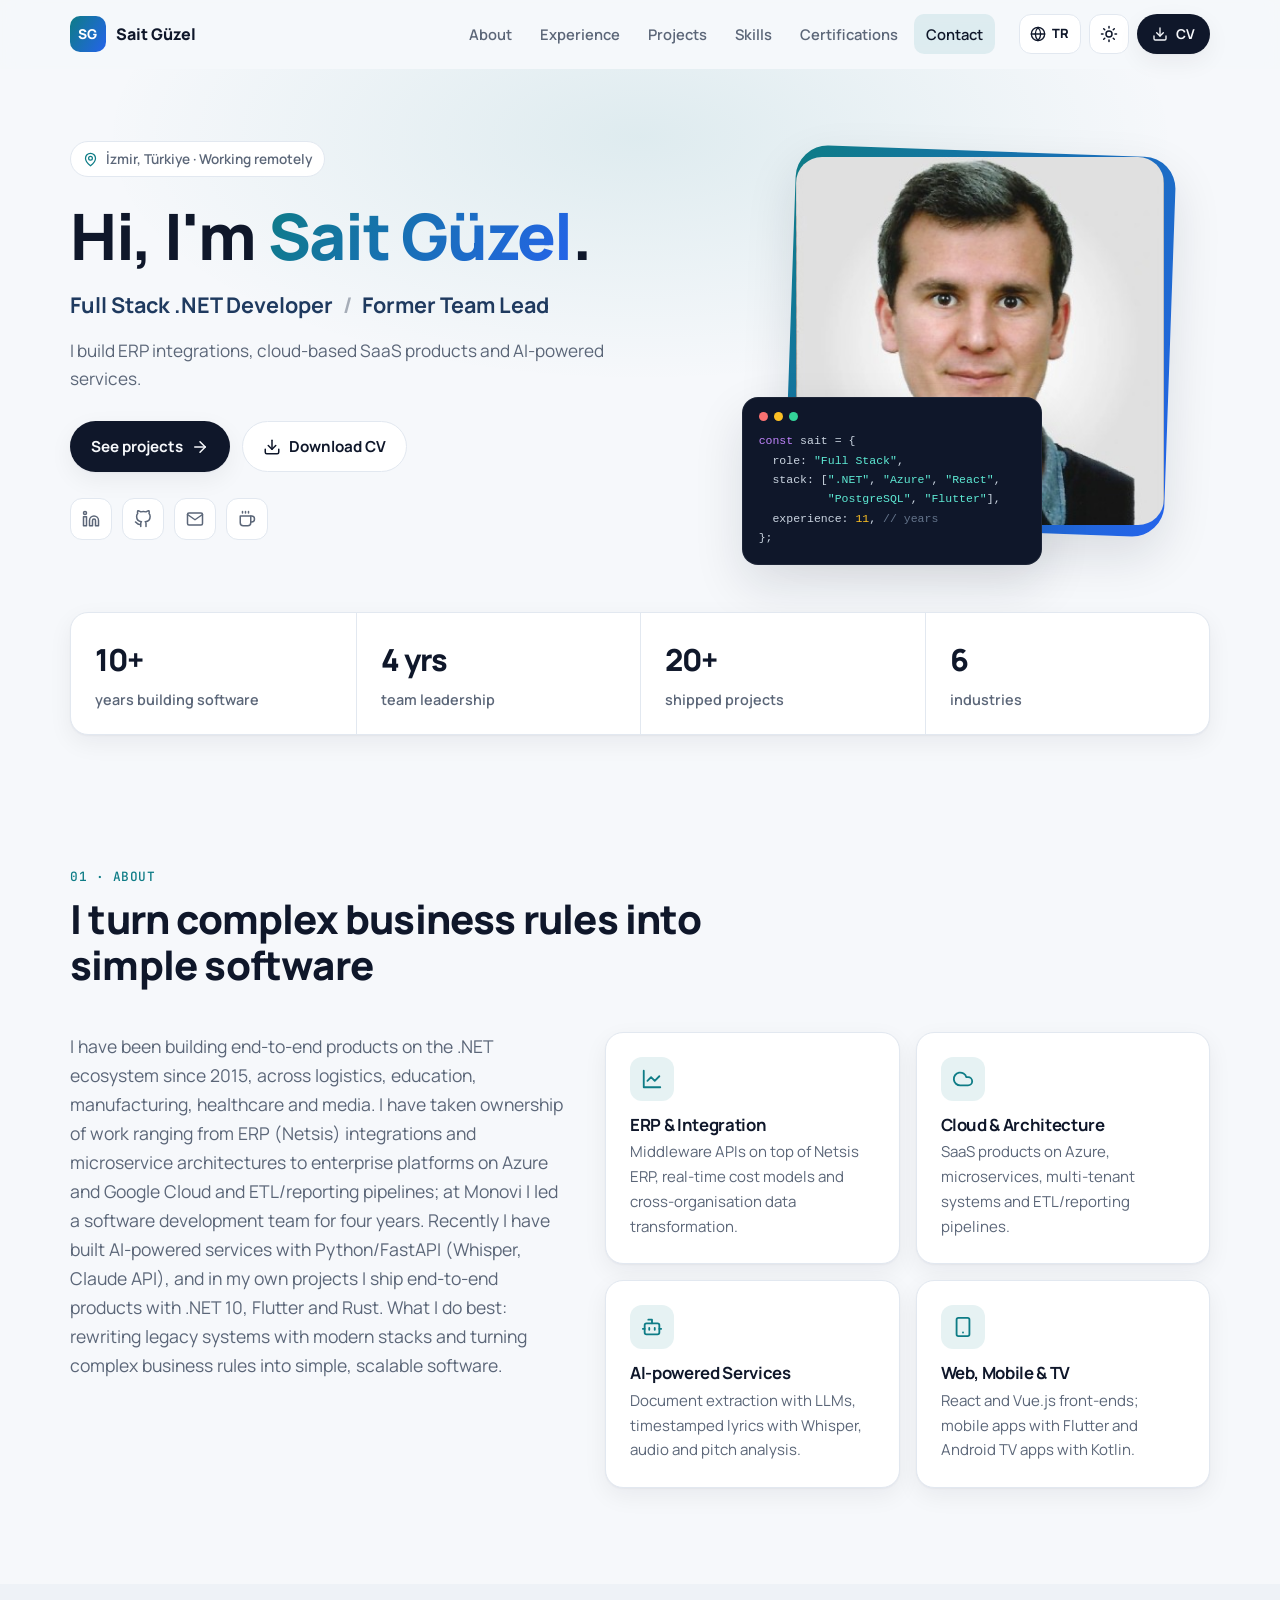
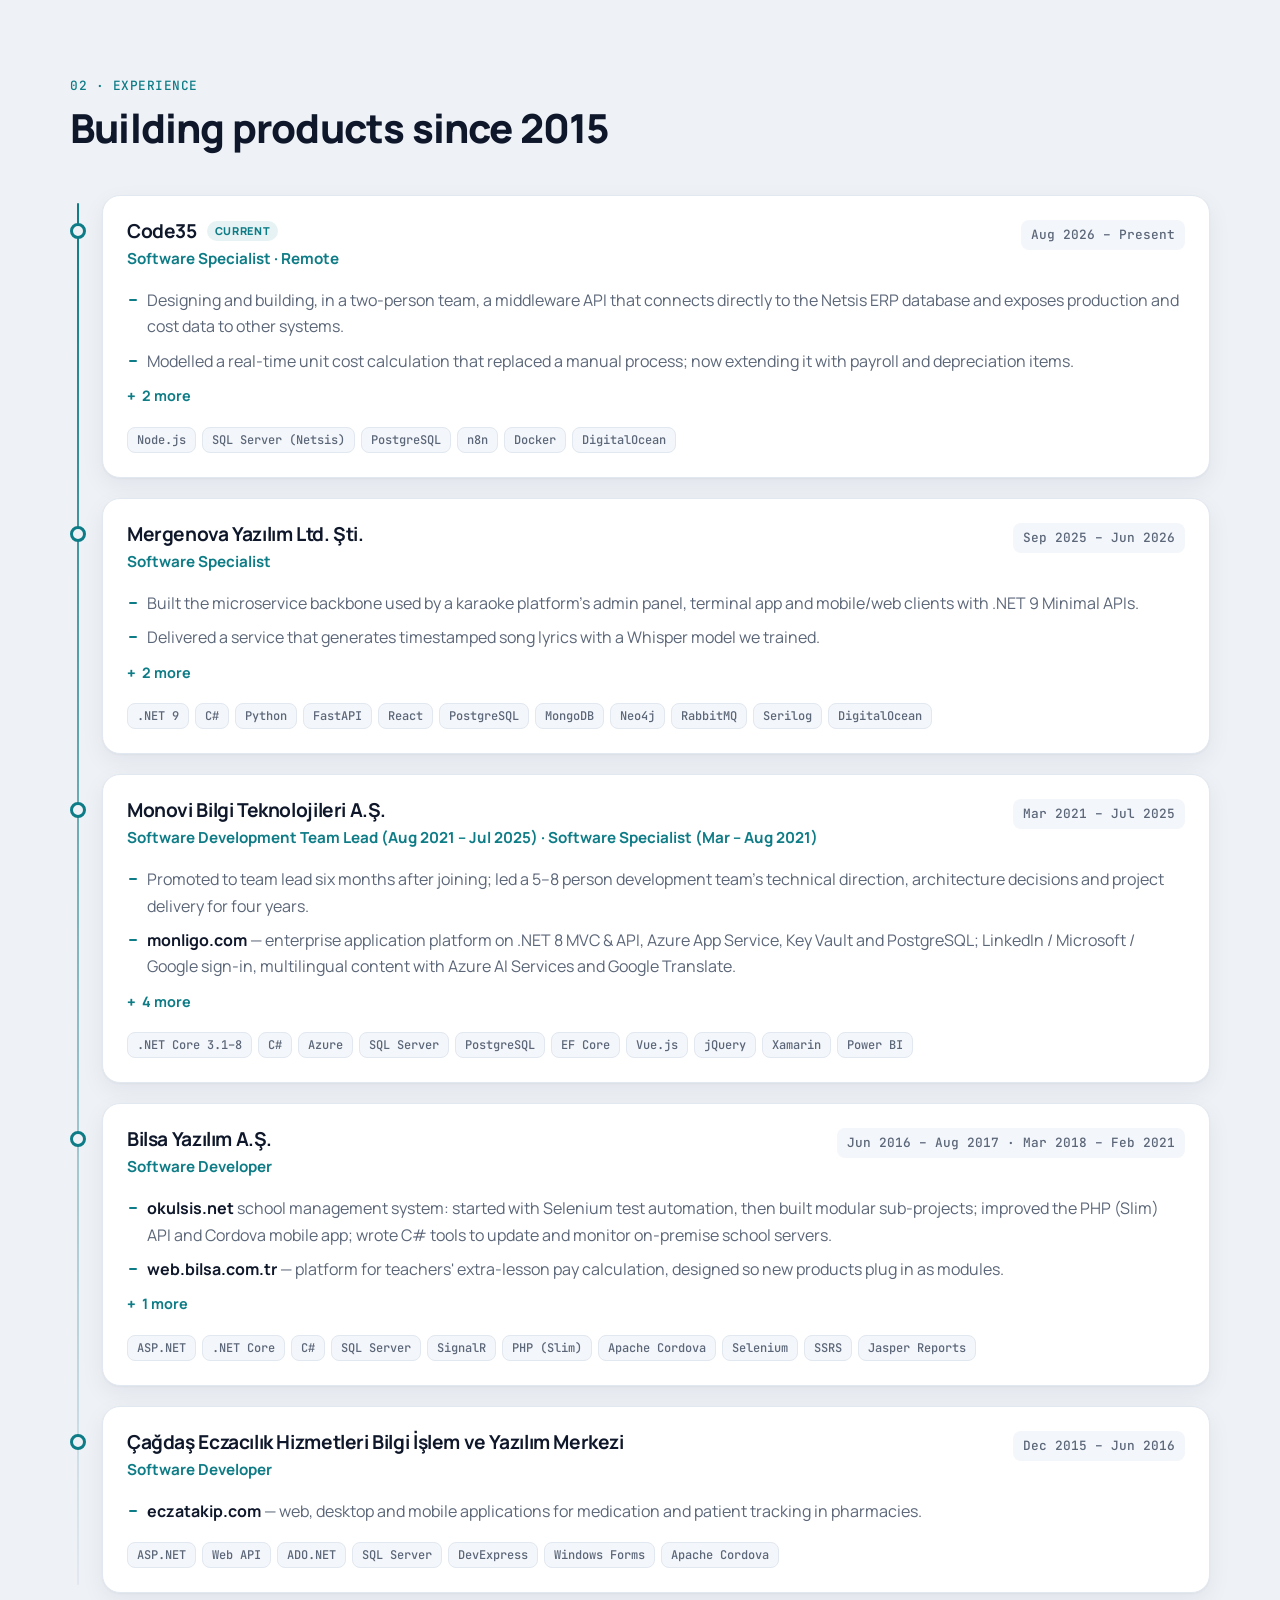
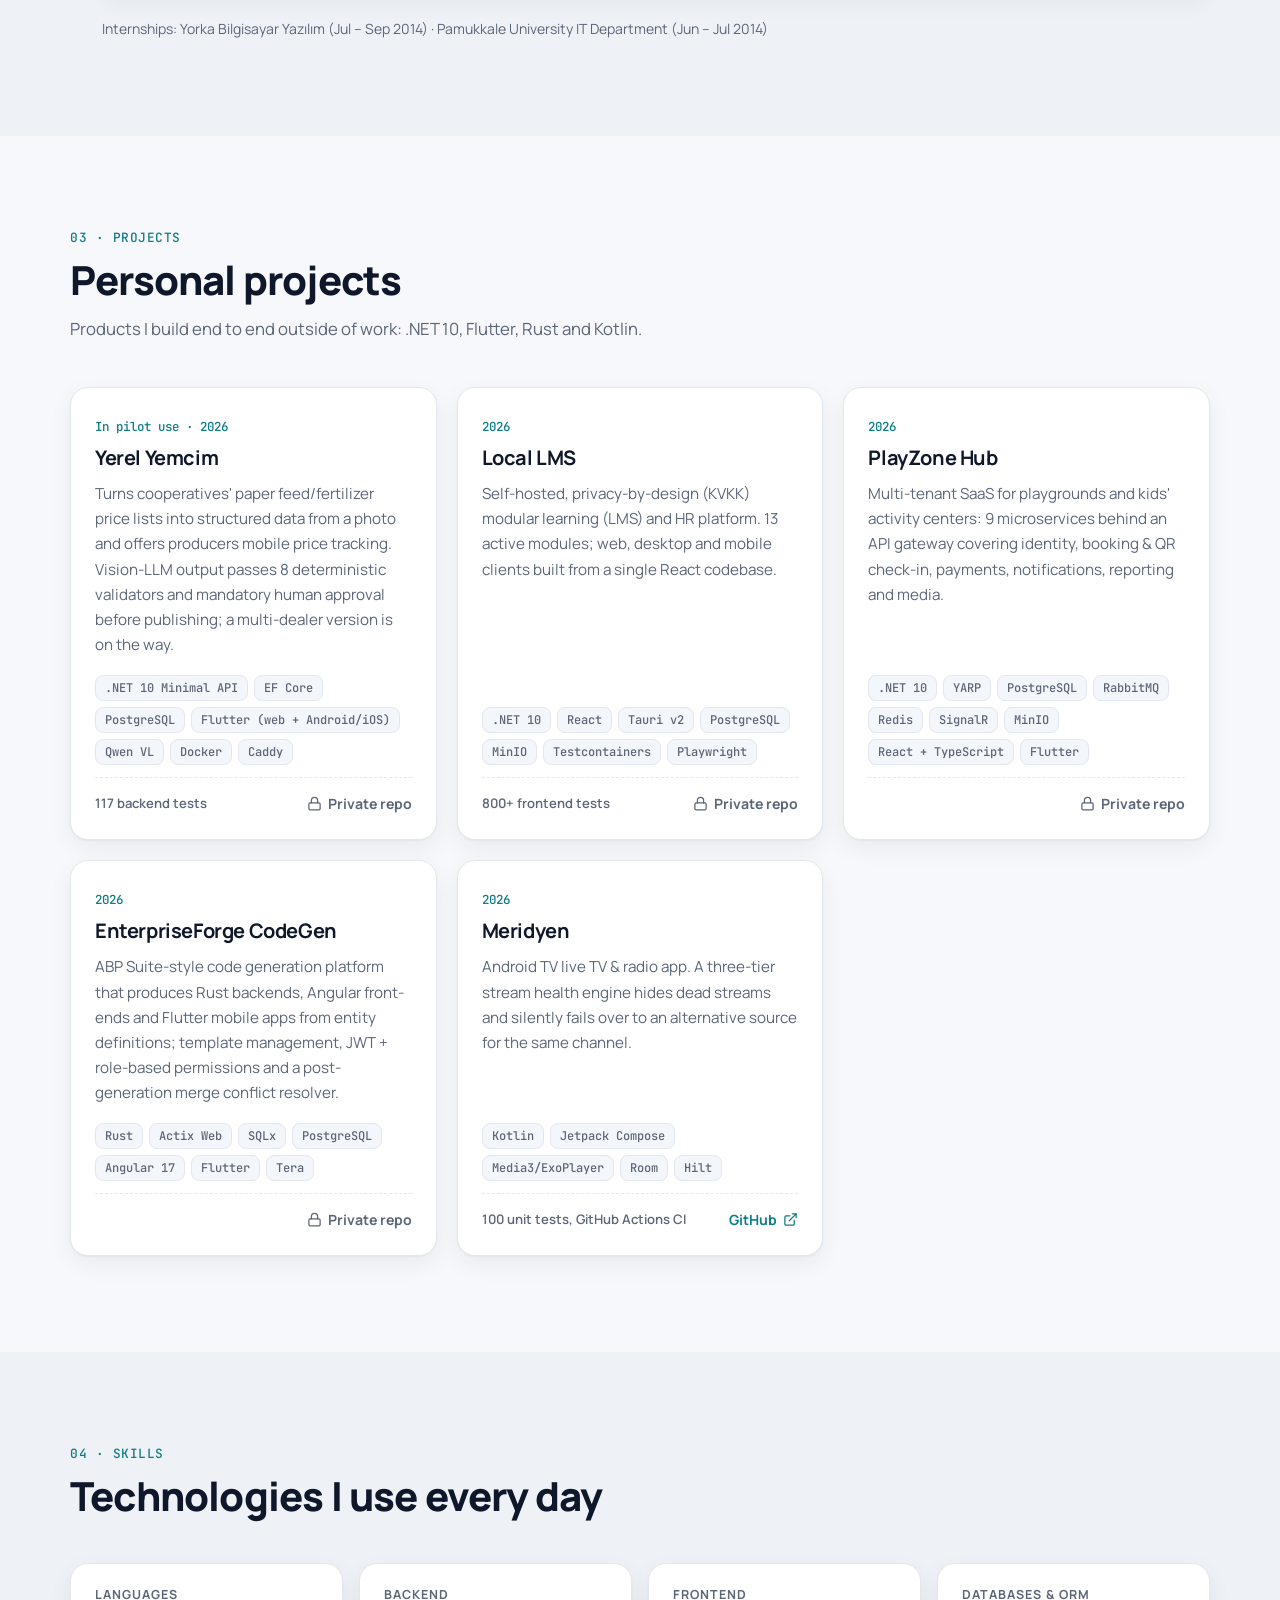
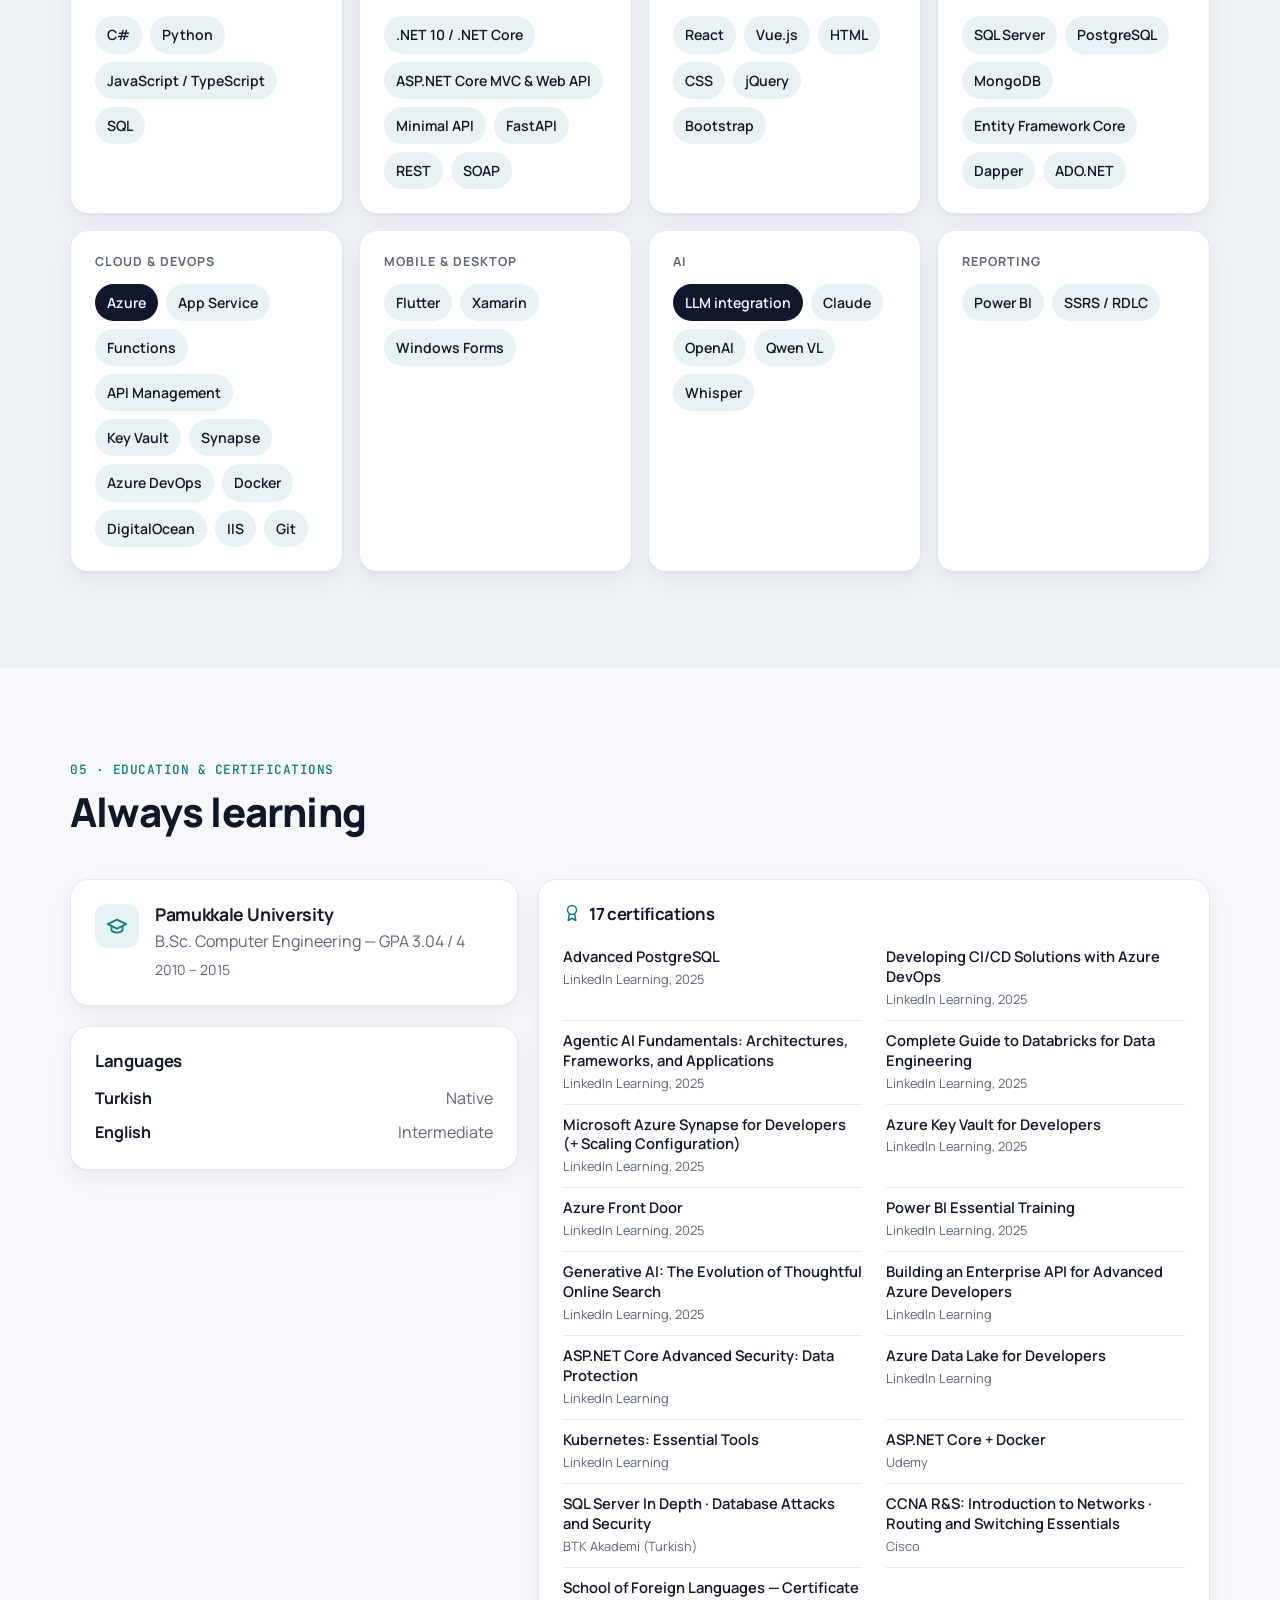
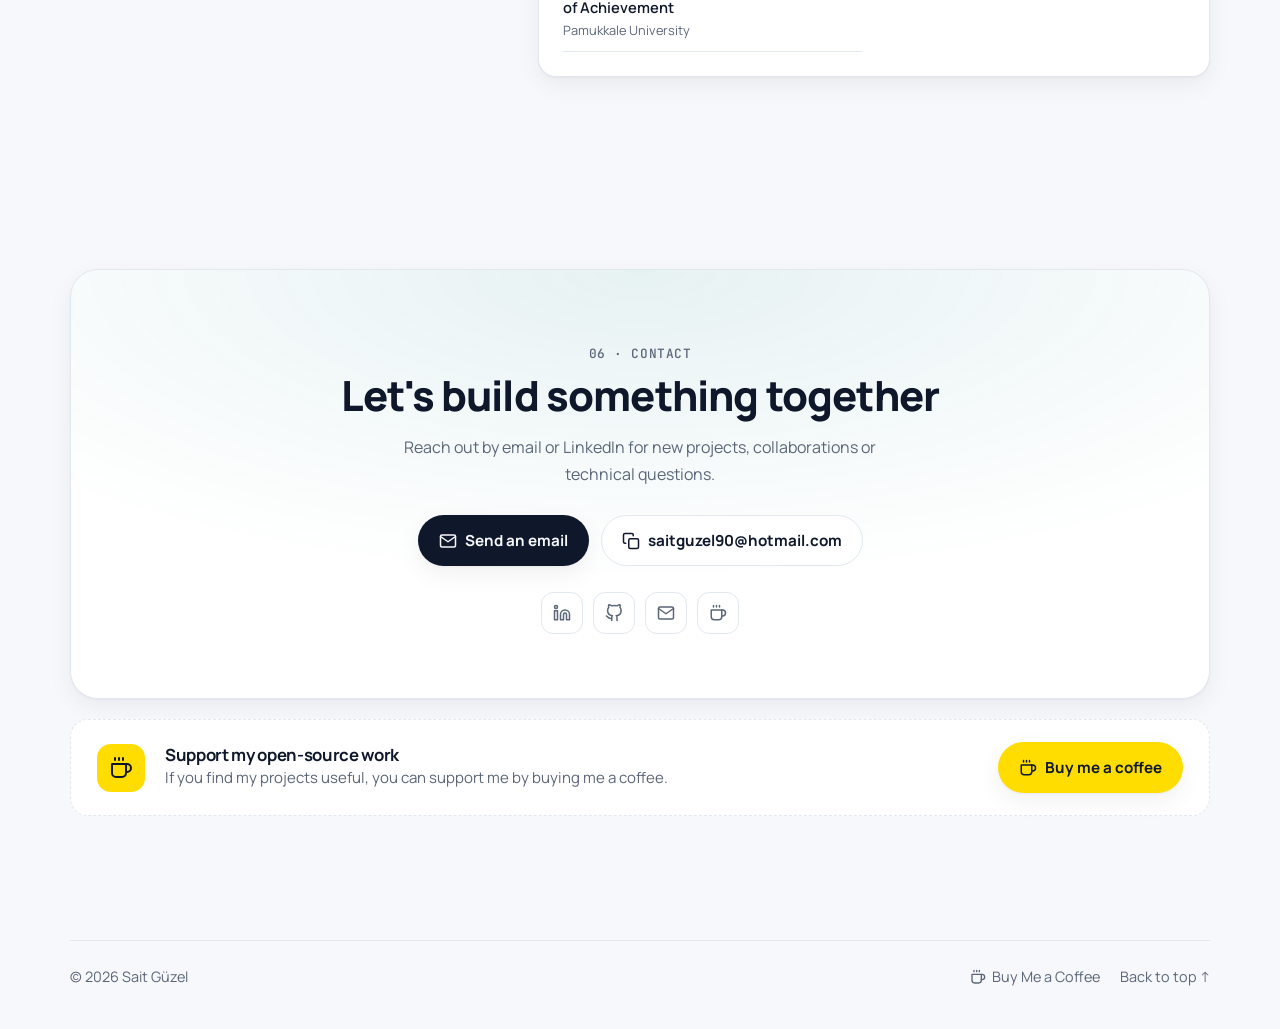
<file: en/index.html>
<!doctype html>
<html lang="en">
<head>
<meta charset="utf-8">
<meta name="viewport" content="width=device-width, initial-scale=1">
<title>Sait Güzel · Full Stack .NET Developer</title>
<meta name="description" content="Sait Güzel, Full Stack .NET Developer. I build ERP integrations, cloud-based SaaS products and AI-powered services.">
<meta name="author" content="Sait Güzel">
<link rel="canonical" href="https://saitguzel.github.io/en/">
<link rel="alternate" hreflang="tr" href="https://saitguzel.github.io/">
<link rel="alternate" hreflang="en" href="https://saitguzel.github.io/en/">
<link rel="alternate" hreflang="x-default" href="https://saitguzel.github.io/">
<meta name="theme-color" content="#0b1220" media="(prefers-color-scheme: dark)">
<meta name="theme-color" content="#f6f8fb" media="(prefers-color-scheme: light)">
<meta property="og:type" content="profile">
<meta property="og:title" content="Sait Güzel · Full Stack .NET Developer">
<meta property="og:description" content="I build ERP integrations, cloud-based SaaS products and AI-powered services.">
<meta property="og:url" content="https://saitguzel.github.io/en/">
<meta property="og:image" content="https://saitguzel.github.io/assets/img/sait-guzel.jpg">
<meta property="og:locale" content="en_US">
<meta name="twitter:card" content="summary">
<link rel="icon" href="../favicon.svg" type="image/svg+xml">
<link rel="preconnect" href="https://fonts.googleapis.com">
<link rel="preconnect" href="https://fonts.gstatic.com" crossorigin>
<link href="https://fonts.googleapis.com/css2?family=Manrope:wght@400;500;600;700;800&family=JetBrains+Mono:wght@400;500&display=swap" rel="stylesheet">
<link rel="stylesheet" href="../assets/css/style.css">
<script>try{var t=localStorage.getItem("theme");if(t)document.documentElement.dataset.theme=t}catch(e){}</script>
<script type="application/ld+json">{"@context": "https://schema.org", "@type": "Person", "name": "Sait Güzel", "jobTitle": "Full Stack .NET Developer", "url": "https://saitguzel.github.io/en/", "image": "https://saitguzel.github.io/assets/img/sait-guzel.jpg", "email": "mailto:saitguzel90@hotmail.com", "address": {"@type": "PostalAddress", "addressLocality": "İzmir", "addressCountry": "TR"}, "alumniOf": "Pamukkale University", "sameAs": ["https://www.linkedin.com/in/saitguzel/", "https://github.com/saitguzel", "https://buymeacoffee.com/saitguzel"], "knowsAbout": ["C#", ".NET", "ASP.NET Core", "Azure", "PostgreSQL", "React", "Flutter", "ERP", "LLM"]}</script>
</head>
<body>
<a class="skip" href="#hakkimda">Skip to content</a>

<header class="site-header" data-header>
  <div class="container header-inner">
    <a class="brand" href="#top" aria-label="Sait Güzel, home"><span class="brand-mark">SG</span><span class="brand-name">Sait Güzel</span></a>
    <nav class="nav" aria-label="Main menu"><ul id="nav-list" data-nav><li><a href="#hakkimda">About</a></li><li><a href="#deneyim">Experience</a></li><li><a href="#projeler">Projects</a></li><li><a href="#yetenekler">Skills</a></li><li><a href="#sertifikalar">Certifications</a></li><li><a href="#iletisim">Contact</a></li></ul></nav>
    <div class="header-actions">
      <a class="icon-btn lang-btn" href="../" hreflang="tr" lang="tr" aria-label="Türkçe'ye geç"><svg class="ic" viewBox="0 0 24 24" fill="none" stroke="currentColor" stroke-width="2" stroke-linecap="round" stroke-linejoin="round" aria-hidden="true"><circle cx="12" cy="12" r="10"/><path d="M2 12h20"/><path d="M12 2a15.3 15.3 0 0 1 4 10 15.3 15.3 0 0 1-4 10 15.3 15.3 0 0 1-4-10 15.3 15.3 0 0 1 4-10z"/></svg><span>TR</span></a>
      <button class="icon-btn" type="button" data-theme-toggle aria-label="Toggle theme"><svg class="ic ic-sun" viewBox="0 0 24 24" fill="none" stroke="currentColor" stroke-width="2" stroke-linecap="round" stroke-linejoin="round" aria-hidden="true"><circle cx="12" cy="12" r="4"/><path d="M12 2v2M12 20v2M4.93 4.93l1.41 1.41M17.66 17.66l1.41 1.41M2 12h2M20 12h2M6.34 17.66l-1.41 1.41M19.07 4.93l-1.41 1.41"/></svg><svg class="ic ic-moon" viewBox="0 0 24 24" fill="none" stroke="currentColor" stroke-width="2" stroke-linecap="round" stroke-linejoin="round" aria-hidden="true"><path d="M12 3a6 6 0 0 0 9 9 9 9 0 1 1-9-9z"/></svg></button>
      <a class="btn btn-sm btn-primary hide-sm" href="../cv/sait-guzel-cv-2026-en.pdf" download><svg class="ic" viewBox="0 0 24 24" fill="none" stroke="currentColor" stroke-width="2" stroke-linecap="round" stroke-linejoin="round" aria-hidden="true"><path d="M21 15v4a2 2 0 0 1-2 2H5a2 2 0 0 1-2-2v-4"/><path d="m7 10 5 5 5-5"/><path d="M12 15V3"/></svg>CV</a>
      <button class="icon-btn show-sm" type="button" data-nav-toggle aria-controls="nav-list" aria-expanded="false" aria-label="Open menu"><svg class="ic" viewBox="0 0 24 24" fill="none" stroke="currentColor" stroke-width="2" stroke-linecap="round" stroke-linejoin="round" aria-hidden="true"><path d="M4 6h16M4 12h16M4 18h16"/></svg></button>
    </div>
  </div>
</header>
<main>

<section class="hero" id="top">
  <div class="container hero-grid">
    <div class="hero-copy reveal">
      <p class="eyebrow"><svg class="ic" viewBox="0 0 24 24" fill="none" stroke="currentColor" stroke-width="2" stroke-linecap="round" stroke-linejoin="round" aria-hidden="true"><path d="M20 10c0 6-8 12-8 12S4 16 4 10a8 8 0 0 1 16 0z"/><circle cx="12" cy="10" r="3"/></svg>İzmir, Türkiye · Working remotely</p>
      <h1>Hi, I'm <span class="grad nowrap">Sait Güzel</span>.</h1>
      <p class="hero-role">Full Stack .NET Developer<span class="sep">/</span>Former Team Lead</p>
      <p class="hero-lead">I build ERP integrations, cloud-based SaaS products and AI-powered services.</p>
      <div class="hero-cta">
        <a class="btn btn-primary" href="#projeler">See projects<svg class="ic" viewBox="0 0 24 24" fill="none" stroke="currentColor" stroke-width="2" stroke-linecap="round" stroke-linejoin="round" aria-hidden="true"><path d="M5 12h14"/><path d="m12 5 7 7-7 7"/></svg></a>
        <a class="btn btn-ghost" href="../cv/sait-guzel-cv-2026-en.pdf" download><svg class="ic" viewBox="0 0 24 24" fill="none" stroke="currentColor" stroke-width="2" stroke-linecap="round" stroke-linejoin="round" aria-hidden="true"><path d="M21 15v4a2 2 0 0 1-2 2H5a2 2 0 0 1-2-2v-4"/><path d="m7 10 5 5 5-5"/><path d="M12 15V3"/></svg>Download CV</a>
      </div>
      <ul class="socials " aria-label="Links"><li><a href="https://www.linkedin.com/in/saitguzel/" target="_blank" rel="noopener" aria-label="LinkedIn"><svg class="ic" viewBox="0 0 24 24" fill="none" stroke="currentColor" stroke-width="2" stroke-linecap="round" stroke-linejoin="round" aria-hidden="true"><path d="M16 8a6 6 0 0 1 6 6v7h-4v-7a2 2 0 0 0-4 0v7h-4v-7a6 6 0 0 1 6-6z"/><rect x="2" y="9" width="4" height="12"/><circle cx="4" cy="4" r="2"/></svg></a></li><li><a href="https://github.com/saitguzel" target="_blank" rel="noopener" aria-label="GitHub"><svg class="ic" viewBox="0 0 24 24" fill="none" stroke="currentColor" stroke-width="2" stroke-linecap="round" stroke-linejoin="round" aria-hidden="true"><path d="M9 19c-5 1.5-5-2.5-7-3m14 6v-3.87a3.37 3.37 0 0 0-.94-2.61c3.14-.35 6.44-1.54 6.44-7A5.44 5.44 0 0 0 20 4.77 5.07 5.07 0 0 0 19.91 1S18.73.65 16 2.48a13.38 13.38 0 0 0-7 0C6.27.65 5.09 1 5.09 1A5.07 5.07 0 0 0 5 4.77a5.44 5.44 0 0 0-1.5 3.78c0 5.42 3.3 6.61 6.44 7A3.37 3.37 0 0 0 9 18.13V22"/></svg></a></li><li><a href="mailto:saitguzel90@hotmail.com" aria-label="E-mail"><svg class="ic" viewBox="0 0 24 24" fill="none" stroke="currentColor" stroke-width="2" stroke-linecap="round" stroke-linejoin="round" aria-hidden="true"><rect x="2" y="4" width="20" height="16" rx="2"/><path d="m22 6-10 7L2 6"/></svg></a></li><li><a href="https://buymeacoffee.com/saitguzel" target="_blank" rel="noopener" aria-label="Buy Me a Coffee"><svg class="ic" viewBox="0 0 24 24" fill="none" stroke="currentColor" stroke-width="2" stroke-linecap="round" stroke-linejoin="round" aria-hidden="true"><path d="M17 8h1a4 4 0 1 1 0 8h-1"/><path d="M3 8h14v9a4 4 0 0 1-4 4H7a4 4 0 0 1-4-4Z"/><path d="M6 2v2M10 2v2M14 2v2"/></svg></a></li></ul>
    </div>
    <div class="hero-visual reveal">
      <div class="portrait"><img src="../assets/img/sait-guzel.jpg" width="400" height="400" alt="Sait Güzel" fetchpriority="high"></div>
      <div class="code-card" aria-hidden="true">
        <div class="code-dots"><i></i><i></i><i></i></div>
<pre><code><span class="k">const</span> sait = {
  role: <span class="s">"Full Stack"</span>,
  stack: [<span class="s">".NET"</span>, <span class="s">"Azure"</span>, <span class="s">"React"</span>,
          <span class="s">"PostgreSQL"</span>, <span class="s">"Flutter"</span>],
  experience: <span class="n">11</span>, <span class="c">// years</span>
};</code></pre>
      </div>
    </div>
  </div>
  <div class="container">
    <ul class="stats reveal"><li><strong>10+</strong><span>years building software</span></li><li><strong>4 yrs</strong><span>team leadership</span></li><li><strong>20+</strong><span>shipped projects</span></li><li><strong>6</strong><span>industries</span></li></ul>
  </div>
</section>

<section class="section" id="hakkimda" aria-labelledby="hakkimda-baslik">
  <div class="container">
    <div class="section-head reveal"><p class="kicker">01 · About</p><h2 id="hakkimda-baslik">I turn complex business rules into simple software</h2></div>
    <div class="about-grid">
      <p class="about-text reveal">I have been building end-to-end products on the .NET ecosystem since 2015, across logistics, education, manufacturing, healthcare and media. I have taken ownership of work ranging from ERP (Netsis) integrations and microservice architectures to enterprise platforms on Azure and Google Cloud and ETL/reporting pipelines; at Monovi I led a software development team for four years. Recently I have built AI-powered services with Python/FastAPI (Whisper, Claude API), and in my own projects I ship end-to-end products with .NET 10, Flutter and Rust. What I do best: rewriting legacy systems with modern stacks and turning complex business rules into simple, scalable software.</p>
      <div class="focus-grid"><article class="card focus-card reveal"><div class="focus-ic"><svg class="ic" viewBox="0 0 24 24" fill="none" stroke="currentColor" stroke-width="2" stroke-linecap="round" stroke-linejoin="round" aria-hidden="true"><path d="M3 3v18h18"/><path d="m7 14 4-4 4 4 5-5"/></svg></div><h3>ERP & Integration</h3><p>Middleware APIs on top of Netsis ERP, real-time cost models and cross-organisation data transformation.</p></article><article class="card focus-card reveal"><div class="focus-ic"><svg class="ic" viewBox="0 0 24 24" fill="none" stroke="currentColor" stroke-width="2" stroke-linecap="round" stroke-linejoin="round" aria-hidden="true"><path d="M17.5 19H9a7 7 0 1 1 6.71-9h1.79a4.5 4.5 0 1 1 0 9z"/></svg></div><h3>Cloud & Architecture</h3><p>SaaS products on Azure, microservices, multi-tenant systems and ETL/reporting pipelines.</p></article><article class="card focus-card reveal"><div class="focus-ic"><svg class="ic" viewBox="0 0 24 24" fill="none" stroke="currentColor" stroke-width="2" stroke-linecap="round" stroke-linejoin="round" aria-hidden="true"><path d="M12 8V4H8"/><rect x="4" y="8" width="16" height="12" rx="2"/><path d="M2 14h2M20 14h2M15 13v2M9 13v2"/></svg></div><h3>AI-powered Services</h3><p>Document extraction with LLMs, timestamped lyrics with Whisper, audio and pitch analysis.</p></article><article class="card focus-card reveal"><div class="focus-ic"><svg class="ic" viewBox="0 0 24 24" fill="none" stroke="currentColor" stroke-width="2" stroke-linecap="round" stroke-linejoin="round" aria-hidden="true"><rect x="5" y="2" width="14" height="20" rx="2"/><path d="M12 18h.01"/></svg></div><h3>Web, Mobile & TV</h3><p>React and Vue.js front-ends; mobile apps with Flutter and Android TV apps with Kotlin.</p></article></div>
    </div>
  </div>
</section>

<section class="section section-alt" id="deneyim" aria-labelledby="deneyim-baslik">
  <div class="container">
    <div class="section-head reveal"><p class="kicker">02 · Experience</p><h2 id="deneyim-baslik">Building products since 2015</h2></div>
    <ol class="timeline">
      <li class="tl-item reveal">
        <span class="tl-dot" aria-hidden="true"></span>
        <article class="card tl-card">
          <header class="tl-head">
            <div><h3>Code35<span class="badge">Current</span></h3><p class="role">Software Specialist  ·  Remote</p></div>
            <time>Aug 2026 – Present</time>
          </header>
          <ul class="bullets"><li>Designing and building, in a two-person team, a middleware API that connects directly to the Netsis ERP database and exposes production and cost data to other systems.</li><li>Modelled a real-time unit cost calculation that replaced a manual process; now extending it with payroll and depreciation items.</li></ul>
          <details><summary>2 more</summary><ul class="bullets"><li>Isolated the ERP from reporting load by routing report queries to PostgreSQL materialized views; writes to the on-premise database go through a secure tunnel with transactions and audit logging.</li><li>Building automation workflows that read invoices, producer receipts and bank statements with LLMs, validate them and post them to Netsis.</li></ul></details>
          <ul class="tags"><li>Node.js</li><li>SQL Server (Netsis)</li><li>PostgreSQL</li><li>n8n</li><li>Docker</li><li>DigitalOcean</li></ul>
        </article>
      </li>
      <li class="tl-item reveal">
        <span class="tl-dot" aria-hidden="true"></span>
        <article class="card tl-card">
          <header class="tl-head">
            <div><h3>Mergenova Yazılım Ltd. Şti.</h3><p class="role">Software Specialist</p></div>
            <time>Sep 2025 – Jun 2026</time>
          </header>
          <ul class="bullets"><li>Built the microservice backbone used by a karaoke platform's admin panel, terminal app and mobile/web clients with .NET 9 Minimal APIs.</li><li>Delivered a service that generates timestamped song lyrics with a Whisper model we trained.</li></ul>
          <details><summary>2 more</summary><ul class="bullets"><li>Developed FastAPI services for note extraction, pitch analysis and LLM (Claude API) feedback on user performances.</li><li>Wrote FFmpeg-based video generation and performance scoring endpoints.</li></ul></details>
          <ul class="tags"><li>.NET 9</li><li>C#</li><li>Python</li><li>FastAPI</li><li>React</li><li>PostgreSQL</li><li>MongoDB</li><li>Neo4j</li><li>RabbitMQ</li><li>Serilog</li><li>DigitalOcean</li></ul>
        </article>
      </li>
      <li class="tl-item reveal">
        <span class="tl-dot" aria-hidden="true"></span>
        <article class="card tl-card">
          <header class="tl-head">
            <div><h3>Monovi Bilgi Teknolojileri A.Ş.</h3><p class="role">Software Development Team Lead (Aug 2021 – Jul 2025)  ·  Software Specialist (Mar – Aug 2021)</p></div>
            <time>Mar 2021 – Jul 2025</time>
          </header>
          <ul class="bullets"><li>Promoted to team lead six months after joining; led a 5–8 person development team's technical direction, architecture decisions and project delivery for four years.</li><li><b>monligo.com</b> — enterprise application platform on .NET 8 MVC &amp; API, Azure App Service, Key Vault and PostgreSQL; LinkedIn / Microsoft / Google sign-in, multilingual content with Azure AI Services and Google Translate.</li></ul>
          <details><summary>4 more</summary><ul class="bullets"><li><b>emlaklira.com</b> — real-estate tokenization and trading platform with Solidity smart contracts, Azure SQL Ledger, API Management and Functions.</li><li><b>Monovi Trace &amp; ICS2</b> — EU ICS2-compliant data submission for logistics companies; enhancements and a reporting module for the <b>TMS</b> settlement system.</li><li><b>Smart Report</b> — ETL with Azure Synapse and Power BI reporting; data-lake loading and cross-organisation data transformation layers (Azure Functions, APIM, Windows Service).</li><li>Corporate communication app (web + Xamarin), company website and admin panel (.NET 6 + Vue.js), and maintenance of existing web/mobile products.</li></ul></details>
          <ul class="tags"><li>.NET Core 3.1–8</li><li>C#</li><li>Azure</li><li>SQL Server</li><li>PostgreSQL</li><li>EF Core</li><li>Vue.js</li><li>jQuery</li><li>Xamarin</li><li>Power BI</li></ul>
        </article>
      </li>
      <li class="tl-item reveal">
        <span class="tl-dot" aria-hidden="true"></span>
        <article class="card tl-card">
          <header class="tl-head">
            <div><h3>Bilsa Yazılım A.Ş.</h3><p class="role">Software Developer</p></div>
            <time>Jun 2016 – Aug 2017  ·  Mar 2018 – Feb 2021</time>
          </header>
          <ul class="bullets"><li><b>okulsis.net</b> school management system: started with Selenium test automation, then built modular sub-projects; improved the PHP (Slim) API and Cordova mobile app; wrote C# tools to update and monitor on-premise school servers.</li><li><b>web.bilsa.com.tr</b> — platform for teachers' extra-lesson pay calculation, designed so new products plug in as modules.</li></ul>
          <details><summary>1 more</summary><ul class="bullets"><li>Desktop app managing classroom smart boards over the web with SignalR; automatic exam staff assignment system; API distributing weekly timetable data.</li></ul></details>
          <ul class="tags"><li>ASP.NET</li><li>.NET Core</li><li>C#</li><li>SQL Server</li><li>SignalR</li><li>PHP (Slim)</li><li>Apache Cordova</li><li>Selenium</li><li>SSRS</li><li>Jasper Reports</li></ul>
        </article>
      </li>
      <li class="tl-item reveal">
        <span class="tl-dot" aria-hidden="true"></span>
        <article class="card tl-card">
          <header class="tl-head">
            <div><h3>Çağdaş Eczacılık Hizmetleri Bilgi İşlem ve Yazılım Merkezi</h3><p class="role">Software Developer</p></div>
            <time>Dec 2015 – Jun 2016</time>
          </header>
          <ul class="bullets"><li><b>eczatakip.com</b> — web, desktop and mobile applications for medication and patient tracking in pharmacies.</li></ul>
          
          <ul class="tags"><li>ASP.NET</li><li>Web API</li><li>ADO.NET</li><li>SQL Server</li><li>DevExpress</li><li>Windows Forms</li><li>Apache Cordova</li></ul>
        </article>
      </li></ol>
    <p class="muted small interns reveal">Internships: Yorka Bilgisayar Yazılım (Jul – Sep 2014) · Pamukkale University IT Department (Jun – Jul 2014)</p>
  </div>
</section>

<section class="section" id="projeler" aria-labelledby="projeler-baslik">
  <div class="container">
    <div class="section-head reveal"><p class="kicker">03 · Projects</p><h2 id="projeler-baslik">Personal projects</h2><p class="section-sub">Products I build end to end outside of work: .NET 10, Flutter, Rust and Kotlin.</p></div>
    <div class="project-grid">
      <article class="card project reveal">
        <header><span class="project-meta">In pilot use · 2026</span><h3>Yerel Yemcim</h3></header>
        <p>Turns cooperatives' paper feed/fertilizer price lists into structured data from a photo and offers producers mobile price tracking. Vision-LLM output passes 8 deterministic validators and mandatory human approval before publishing; a multi-dealer version is on the way.</p>
        <ul class="tags"><li>.NET 10 Minimal API</li><li>EF Core</li><li>PostgreSQL</li><li>Flutter (web + Android/iOS)</li><li>Qwen VL</li><li>Docker</li><li>Caddy</li></ul>
        <footer><span class="note">117 backend tests</span><span class="card-link is-private"><svg class="ic" viewBox="0 0 24 24" fill="none" stroke="currentColor" stroke-width="2" stroke-linecap="round" stroke-linejoin="round" aria-hidden="true"><rect x="3" y="11" width="18" height="11" rx="2"/><path d="M7 11V7a5 5 0 0 1 10 0v4"/></svg>Private repo</span></footer>
      </article>
      <article class="card project reveal">
        <header><span class="project-meta">2026</span><h3>Local LMS</h3></header>
        <p>Self-hosted, privacy-by-design (KVKK) modular learning (LMS) and HR platform. 13 active modules; web, desktop and mobile clients built from a single React codebase.</p>
        <ul class="tags"><li>.NET 10</li><li>React</li><li>Tauri v2</li><li>PostgreSQL</li><li>MinIO</li><li>Testcontainers</li><li>Playwright</li></ul>
        <footer><span class="note">800+ frontend tests</span><span class="card-link is-private"><svg class="ic" viewBox="0 0 24 24" fill="none" stroke="currentColor" stroke-width="2" stroke-linecap="round" stroke-linejoin="round" aria-hidden="true"><rect x="3" y="11" width="18" height="11" rx="2"/><path d="M7 11V7a5 5 0 0 1 10 0v4"/></svg>Private repo</span></footer>
      </article>
      <article class="card project reveal">
        <header><span class="project-meta">2026</span><h3>PlayZone Hub</h3></header>
        <p>Multi-tenant SaaS for playgrounds and kids' activity centers: 9 microservices behind an API gateway covering identity, booking &amp; QR check-in, payments, notifications, reporting and media.</p>
        <ul class="tags"><li>.NET 10</li><li>YARP</li><li>PostgreSQL</li><li>RabbitMQ</li><li>Redis</li><li>SignalR</li><li>MinIO</li><li>React + TypeScript</li><li>Flutter</li></ul>
        <footer><span></span><span class="card-link is-private"><svg class="ic" viewBox="0 0 24 24" fill="none" stroke="currentColor" stroke-width="2" stroke-linecap="round" stroke-linejoin="round" aria-hidden="true"><rect x="3" y="11" width="18" height="11" rx="2"/><path d="M7 11V7a5 5 0 0 1 10 0v4"/></svg>Private repo</span></footer>
      </article>
      <article class="card project reveal">
        <header><span class="project-meta">2026</span><h3>EnterpriseForge CodeGen</h3></header>
        <p>ABP Suite-style code generation platform that produces Rust backends, Angular front-ends and Flutter mobile apps from entity definitions; template management, JWT + role-based permissions and a post-generation merge conflict resolver.</p>
        <ul class="tags"><li>Rust</li><li>Actix Web</li><li>SQLx</li><li>PostgreSQL</li><li>Angular 17</li><li>Flutter</li><li>Tera</li></ul>
        <footer><span></span><span class="card-link is-private"><svg class="ic" viewBox="0 0 24 24" fill="none" stroke="currentColor" stroke-width="2" stroke-linecap="round" stroke-linejoin="round" aria-hidden="true"><rect x="3" y="11" width="18" height="11" rx="2"/><path d="M7 11V7a5 5 0 0 1 10 0v4"/></svg>Private repo</span></footer>
      </article>
      <article class="card project reveal">
        <header><span class="project-meta">2026</span><h3>Meridyen</h3></header>
        <p>Android TV live TV &amp; radio app. A three-tier stream health engine hides dead streams and silently fails over to an alternative source for the same channel.</p>
        <ul class="tags"><li>Kotlin</li><li>Jetpack Compose</li><li>Media3/ExoPlayer</li><li>Room</li><li>Hilt</li></ul>
        <footer><span class="note">100 unit tests, GitHub Actions CI</span><a class="card-link" href="https://github.com/saitguzel/world-tv" target="_blank" rel="noopener">GitHub<svg class="ic" viewBox="0 0 24 24" fill="none" stroke="currentColor" stroke-width="2" stroke-linecap="round" stroke-linejoin="round" aria-hidden="true"><path d="M15 3h6v6"/><path d="M10 14 21 3"/><path d="M18 13v6a2 2 0 0 1-2 2H5a2 2 0 0 1-2-2V8a2 2 0 0 1 2-2h6"/></svg></a></footer>
      </article></div>
  </div>
</section>

<section class="section section-alt" id="yetenekler" aria-labelledby="yetenekler-baslik">
  <div class="container">
    <div class="section-head reveal"><p class="kicker">04 · Skills</p><h2 id="yetenekler-baslik">Technologies I use every day</h2></div>
    <div class="skills-grid"><div class="card skill-group reveal"><h3>Languages</h3><ul class="chips"><li>C#</li><li>Python</li><li>JavaScript / TypeScript</li><li>SQL</li></ul></div><div class="card skill-group reveal"><h3>Backend</h3><ul class="chips"><li>.NET 10 / .NET Core</li><li>ASP.NET Core MVC &amp; Web API</li><li>Minimal API</li><li>FastAPI</li><li>REST</li><li>SOAP</li></ul></div><div class="card skill-group reveal"><h3>Frontend</h3><ul class="chips"><li>React</li><li>Vue.js</li><li>HTML</li><li>CSS</li><li>jQuery</li><li>Bootstrap</li></ul></div><div class="card skill-group reveal"><h3>Databases &amp; ORM</h3><ul class="chips"><li>SQL Server</li><li>PostgreSQL</li><li>MongoDB</li><li>Entity Framework Core</li><li>Dapper</li><li>ADO.NET</li></ul></div><div class="card skill-group reveal"><h3>Cloud &amp; DevOps</h3><ul class="chips"><li class="chip-main">Azure</li><li>App Service</li><li>Functions</li><li>API Management</li><li>Key Vault</li><li>Synapse</li><li>Azure DevOps</li><li>Docker</li><li>DigitalOcean</li><li>IIS</li><li>Git</li></ul></div><div class="card skill-group reveal"><h3>Mobile &amp; Desktop</h3><ul class="chips"><li>Flutter</li><li>Xamarin</li><li>Windows Forms</li></ul></div><div class="card skill-group reveal"><h3>AI</h3><ul class="chips"><li class="chip-main">LLM integration</li><li>Claude</li><li>OpenAI</li><li>Qwen VL</li><li>Whisper</li></ul></div><div class="card skill-group reveal"><h3>Reporting</h3><ul class="chips"><li>Power BI</li><li>SSRS / RDLC</li></ul></div></div>
  </div>
</section>

<section class="section" id="sertifikalar" aria-labelledby="sertifikalar-baslik">
  <div class="container">
    <div class="section-head reveal"><p class="kicker">05 · Education & Certifications</p><h2 id="sertifikalar-baslik">Always learning</h2></div>
    <div class="cert-grid">
      <div class="stack">
        <article class="card edu reveal"><div class="focus-ic"><svg class="ic" viewBox="0 0 24 24" fill="none" stroke="currentColor" stroke-width="2" stroke-linecap="round" stroke-linejoin="round" aria-hidden="true"><path d="M22 10 12 5 2 10l10 5 10-5z"/><path d="M6 12v5c3 3 9 3 12 0v-5"/></svg></div><div><h3>Pamukkale University</h3><p>B.Sc. Computer Engineering — GPA 3.04 / 4</p><p class="muted small">2010 – 2015</p></div></article>
        <article class="card reveal"><h3 class="h-sm">Languages</h3><ul class="langs"><li><b>Turkish</b><span>Native</span></li><li><b>English</b><span>Intermediate</span></li></ul></article>
      </div>
      <article class="card reveal">
        <h3 class="h-sm"><svg class="ic" viewBox="0 0 24 24" fill="none" stroke="currentColor" stroke-width="2" stroke-linecap="round" stroke-linejoin="round" aria-hidden="true"><circle cx="12" cy="8" r="6"/><path d="M15.48 12.89 17 22l-5-3-5 3 1.52-9.11"/></svg>17 certifications</h3>
        <ul class="cert-list"><li><span class="cert-name">Advanced PostgreSQL</span><span class="cert-org">LinkedIn Learning, 2025</span></li><li><span class="cert-name">Developing CI/CD Solutions with Azure DevOps</span><span class="cert-org">LinkedIn Learning, 2025</span></li><li><span class="cert-name">Agentic AI Fundamentals: Architectures, Frameworks, and Applications</span><span class="cert-org">LinkedIn Learning, 2025</span></li><li><span class="cert-name">Complete Guide to Databricks for Data Engineering</span><span class="cert-org">LinkedIn Learning, 2025</span></li><li><span class="cert-name">Microsoft Azure Synapse for Developers (+ Scaling Configuration)</span><span class="cert-org">LinkedIn Learning, 2025</span></li><li><span class="cert-name">Azure Key Vault for Developers</span><span class="cert-org">LinkedIn Learning, 2025</span></li><li><span class="cert-name">Azure Front Door</span><span class="cert-org">LinkedIn Learning, 2025</span></li><li><span class="cert-name">Power BI Essential Training</span><span class="cert-org">LinkedIn Learning, 2025</span></li><li><span class="cert-name">Generative AI: The Evolution of Thoughtful Online Search</span><span class="cert-org">LinkedIn Learning, 2025</span></li><li><span class="cert-name">Building an Enterprise API for Advanced Azure Developers</span><span class="cert-org">LinkedIn Learning</span></li><li><span class="cert-name">ASP.NET Core Advanced Security: Data Protection</span><span class="cert-org">LinkedIn Learning</span></li><li><span class="cert-name">Azure Data Lake for Developers</span><span class="cert-org">LinkedIn Learning</span></li><li><span class="cert-name">Kubernetes: Essential Tools</span><span class="cert-org">LinkedIn Learning</span></li><li><span class="cert-name">ASP.NET Core + Docker</span><span class="cert-org">Udemy</span></li><li><span class="cert-name">SQL Server In Depth · Database Attacks and Security</span><span class="cert-org">BTK Akademi (Turkish)</span></li><li><span class="cert-name">CCNA R&amp;S: Introduction to Networks · Routing and Switching Essentials</span><span class="cert-org">Cisco</span></li><li><span class="cert-name">School of Foreign Languages — Certificate of Achievement</span><span class="cert-org">Pamukkale University</span></li></ul>
      </article>
    </div>
  </div>
</section>

<section class="section" id="iletisim" aria-labelledby="iletisim-baslik">
  <div class="container">
    <div class="cta reveal">
      <p class="kicker">06 · Contact</p>
      <h2 id="iletisim-baslik">Let's build something together</h2>
      <p>Reach out by email or LinkedIn for new projects, collaborations or technical questions.</p>
      <div class="cta-actions">
        <a class="btn btn-primary" href="mailto:saitguzel90@hotmail.com"><svg class="ic" viewBox="0 0 24 24" fill="none" stroke="currentColor" stroke-width="2" stroke-linecap="round" stroke-linejoin="round" aria-hidden="true"><rect x="2" y="4" width="20" height="16" rx="2"/><path d="m22 6-10 7L2 6"/></svg>Send an email</a>
        <button class="btn btn-ghost" type="button" data-copy="saitguzel90@hotmail.com" data-copied="Copied ✓"><svg class="ic" viewBox="0 0 24 24" fill="none" stroke="currentColor" stroke-width="2" stroke-linecap="round" stroke-linejoin="round" aria-hidden="true"><rect x="9" y="9" width="13" height="13" rx="2"/><path d="M5 15H4a2 2 0 0 1-2-2V4a2 2 0 0 1 2-2h9a2 2 0 0 1 2 2v1"/></svg><span data-copy-label>saitguzel90@hotmail.com</span></button>
      </div>
      <ul class="socials center" aria-label="Links"><li><a href="https://www.linkedin.com/in/saitguzel/" target="_blank" rel="noopener" aria-label="LinkedIn"><svg class="ic" viewBox="0 0 24 24" fill="none" stroke="currentColor" stroke-width="2" stroke-linecap="round" stroke-linejoin="round" aria-hidden="true"><path d="M16 8a6 6 0 0 1 6 6v7h-4v-7a2 2 0 0 0-4 0v7h-4v-7a6 6 0 0 1 6-6z"/><rect x="2" y="9" width="4" height="12"/><circle cx="4" cy="4" r="2"/></svg></a></li><li><a href="https://github.com/saitguzel" target="_blank" rel="noopener" aria-label="GitHub"><svg class="ic" viewBox="0 0 24 24" fill="none" stroke="currentColor" stroke-width="2" stroke-linecap="round" stroke-linejoin="round" aria-hidden="true"><path d="M9 19c-5 1.5-5-2.5-7-3m14 6v-3.87a3.37 3.37 0 0 0-.94-2.61c3.14-.35 6.44-1.54 6.44-7A5.44 5.44 0 0 0 20 4.77 5.07 5.07 0 0 0 19.91 1S18.73.65 16 2.48a13.38 13.38 0 0 0-7 0C6.27.65 5.09 1 5.09 1A5.07 5.07 0 0 0 5 4.77a5.44 5.44 0 0 0-1.5 3.78c0 5.42 3.3 6.61 6.44 7A3.37 3.37 0 0 0 9 18.13V22"/></svg></a></li><li><a href="mailto:saitguzel90@hotmail.com" aria-label="E-mail"><svg class="ic" viewBox="0 0 24 24" fill="none" stroke="currentColor" stroke-width="2" stroke-linecap="round" stroke-linejoin="round" aria-hidden="true"><rect x="2" y="4" width="20" height="16" rx="2"/><path d="m22 6-10 7L2 6"/></svg></a></li><li><a href="https://buymeacoffee.com/saitguzel" target="_blank" rel="noopener" aria-label="Buy Me a Coffee"><svg class="ic" viewBox="0 0 24 24" fill="none" stroke="currentColor" stroke-width="2" stroke-linecap="round" stroke-linejoin="round" aria-hidden="true"><path d="M17 8h1a4 4 0 1 1 0 8h-1"/><path d="M3 8h14v9a4 4 0 0 1-4 4H7a4 4 0 0 1-4-4Z"/><path d="M6 2v2M10 2v2M14 2v2"/></svg></a></li></ul>
    </div>
    <aside class="support reveal" aria-label="Buy Me a Coffee">
      <div class="support-ic"><svg class="ic" viewBox="0 0 24 24" fill="none" stroke="currentColor" stroke-width="2" stroke-linecap="round" stroke-linejoin="round" aria-hidden="true"><path d="M17 8h1a4 4 0 1 1 0 8h-1"/><path d="M3 8h14v9a4 4 0 0 1-4 4H7a4 4 0 0 1-4-4Z"/><path d="M6 2v2M10 2v2M14 2v2"/></svg></div>
      <div class="support-copy"><h3>Support my open-source work</h3><p>If you find my projects useful, you can support me by buying me a coffee.</p></div>
      <a class="btn btn-coffee" href="https://buymeacoffee.com/saitguzel" target="_blank" rel="noopener"><svg class="ic" viewBox="0 0 24 24" fill="none" stroke="currentColor" stroke-width="2" stroke-linecap="round" stroke-linejoin="round" aria-hidden="true"><path d="M17 8h1a4 4 0 1 1 0 8h-1"/><path d="M3 8h14v9a4 4 0 0 1-4 4H7a4 4 0 0 1-4-4Z"/><path d="M6 2v2M10 2v2M14 2v2"/></svg>Buy me a coffee</a>
    </aside>
  </div>
</section>
</main>
<footer class="site-footer">
  <div class="container footer-inner">
    <p>© 2026 Sait Güzel</p>
    <p class="footer-links"><a href="https://buymeacoffee.com/saitguzel" target="_blank" rel="noopener"><svg class="ic" viewBox="0 0 24 24" fill="none" stroke="currentColor" stroke-width="2" stroke-linecap="round" stroke-linejoin="round" aria-hidden="true"><path d="M17 8h1a4 4 0 1 1 0 8h-1"/><path d="M3 8h14v9a4 4 0 0 1-4 4H7a4 4 0 0 1-4-4Z"/><path d="M6 2v2M10 2v2M14 2v2"/></svg>Buy Me a Coffee</a><a href="#top">Back to top ↑</a></p>
  </div>
</footer>
<script src="../assets/js/main.js" defer></script>
</body>
</html>
</file>
<file: assets/css/style.css>
/* ---------- tokens ---------- */
:root {
  --bg: #f6f8fb;
  --bg-alt: #eef2f7;
  --surface: #ffffff;
  --surface-2: #f3f6fa;
  --text: #0f172a;
  --muted: #5b6678;
  --border: #e2e8f0;
  --accent: #0e7c86;
  --accent-2: #1f3a5f;
  --accent-soft: rgba(14, 124, 134, .1);
  --grad: linear-gradient(120deg, #0e7c86 0%, #2563eb 100%);
  --shadow: 0 1px 2px rgba(15, 23, 42, .04), 0 8px 24px rgba(15, 23, 42, .06);
  --shadow-lg: 0 20px 50px rgba(15, 23, 42, .12);
  --radius: 18px;
  --code-bg: #0f172a;
  --header-bg: rgba(246, 248, 251, .8);
  color-scheme: light;
}
@media (prefers-color-scheme: dark) {
  :root:not([data-theme="light"]) {
    --bg: #0b1220; --bg-alt: #0e1628; --surface: #111a2e; --surface-2: #16213a;
    --text: #e6ebf5; --muted: #95a1b8; --border: #22304b;
    --accent: #2dd4bf; --accent-2: #93c5fd; --accent-soft: rgba(45, 212, 191, .12);
    --grad: linear-gradient(120deg, #2dd4bf 0%, #60a5fa 100%);
    --shadow: 0 1px 2px rgba(0,0,0,.3), 0 8px 24px rgba(0,0,0,.25);
    --shadow-lg: 0 20px 50px rgba(0,0,0,.45);
    --code-bg: #060b16; --header-bg: rgba(11, 18, 32, .75);
    color-scheme: dark;
  }
}
:root[data-theme="dark"] {
  --bg: #0b1220; --bg-alt: #0e1628; --surface: #111a2e; --surface-2: #16213a;
  --text: #e6ebf5; --muted: #95a1b8; --border: #22304b;
  --accent: #2dd4bf; --accent-2: #93c5fd; --accent-soft: rgba(45, 212, 191, .12);
  --grad: linear-gradient(120deg, #2dd4bf 0%, #60a5fa 100%);
  --shadow: 0 1px 2px rgba(0,0,0,.3), 0 8px 24px rgba(0,0,0,.25);
  --shadow-lg: 0 20px 50px rgba(0,0,0,.45);
  --code-bg: #060b16; --header-bg: rgba(11, 18, 32, .75);
  color-scheme: dark;
}

/* ---------- base ---------- */
*, *::before, *::after { box-sizing: border-box; }
html { scroll-behavior: smooth; scroll-padding-top: 84px; -webkit-text-size-adjust: 100%; }
body {
  margin: 0; background: var(--bg); color: var(--text);
  font: 400 16px/1.65 "Manrope", system-ui, -apple-system, "Segoe UI", sans-serif;
  -webkit-font-smoothing: antialiased; overflow-x: hidden;
}
img { max-width: 100%; display: block; }
a { color: inherit; text-decoration: none; }
h1, h2, h3 { line-height: 1.15; margin: 0; letter-spacing: -.02em; }
p { margin: 0; }
ul, ol { margin: 0; padding: 0; list-style: none; }
b { font-weight: 700; color: var(--text); }
:focus-visible { outline: 2px solid var(--accent); outline-offset: 3px; border-radius: 6px; }
.container { width: min(1140px, 100% - 40px); margin-inline: auto; }
.muted { color: var(--muted); }
.small { font-size: .875rem; }
.ic { width: 18px; height: 18px; flex: none; }
.skip { position: absolute; left: -999px; top: 8px; background: var(--accent); color: #fff; padding: 8px 14px; border-radius: 8px; z-index: 100; }
.skip:focus { left: 12px; }
.grad { background: var(--grad); -webkit-background-clip: text; background-clip: text; color: transparent; }

/* ---------- buttons ---------- */
.btn {
  display: inline-flex; align-items: center; gap: 8px; padding: 12px 20px; border-radius: 999px;
  font-weight: 700; font-size: .95rem; border: 1px solid transparent; cursor: pointer; font-family: inherit;
  transition: transform .2s ease, box-shadow .2s ease, background .2s ease, border-color .2s ease;
}
.btn:hover { transform: translateY(-2px); }
.btn-primary { background: var(--text); color: var(--bg); box-shadow: var(--shadow); }
.btn-primary:hover { box-shadow: var(--shadow-lg); }
.btn-ghost { background: var(--surface); color: var(--text); border-color: var(--border); }
.btn-ghost:hover { border-color: var(--accent); }
.btn-sm { padding: 8px 14px; font-size: .85rem; }
.btn-sm .ic { width: 16px; height: 16px; }
.icon-btn {
  display: inline-grid; place-items: center; width: 40px; height: 40px; border-radius: 12px;
  border: 1px solid var(--border); background: var(--surface); color: var(--text); cursor: pointer;
}
.icon-btn:hover { border-color: var(--accent); }
.ic-moon { display: none; }
:root[data-theme="dark"] .ic-sun { display: none; }
:root[data-theme="dark"] .ic-moon { display: block; }
@media (prefers-color-scheme: dark) {
  :root:not([data-theme="light"]) .ic-sun { display: none; }
  :root:not([data-theme="light"]) .ic-moon { display: block; }
}

/* ---------- header ---------- */
.site-header {
  position: sticky; top: 0; z-index: 50; background: var(--header-bg);
  backdrop-filter: saturate(160%) blur(14px); -webkit-backdrop-filter: saturate(160%) blur(14px);
  border-bottom: 1px solid transparent; transition: border-color .2s ease;
}
.site-header.is-scrolled { border-bottom-color: var(--border); }
.header-inner { display: flex; align-items: center; gap: 24px; height: 68px; }
.brand { display: flex; align-items: center; gap: 10px; font-weight: 800; }
.brand-mark {
  display: grid; place-items: center; width: 36px; height: 36px; border-radius: 10px;
  background: var(--grad); color: #fff; font-size: .85rem; letter-spacing: .02em;
}
.nav { margin-left: auto; }
.nav ul { display: flex; gap: 4px; }
.nav a { display: block; padding: 8px 12px; border-radius: 10px; color: var(--muted); font-weight: 600; font-size: .92rem; transition: color .2s, background .2s; }
.nav a:hover, .nav a.is-active { color: var(--text); background: var(--accent-soft); }
.header-actions { display: flex; align-items: center; gap: 8px; }
.show-sm { display: none; }

/* ---------- hero ---------- */
.hero { position: relative; padding: 72px 0 40px; overflow: hidden; }
.hero::before {
  content: ""; position: absolute; inset: -40% -10% auto; height: 700px; pointer-events: none;
  background: radial-gradient(closest-side, var(--accent-soft), transparent 70%);
}
.hero-grid { position: relative; display: grid; grid-template-columns: 1.15fr .85fr; gap: 56px; align-items: center; }
.eyebrow {
  display: inline-flex; align-items: center; gap: 8px; padding: 6px 12px; border-radius: 999px;
  background: var(--surface); border: 1px solid var(--border); color: var(--muted); font-size: .85rem; font-weight: 600;
}
.eyebrow .ic { width: 15px; height: 15px; color: var(--accent); }
.hero h1 { margin-top: 22px; font-size: clamp(2.4rem, 5.4vw, 4rem); font-weight: 800; }
.hero-role { margin-top: 14px; font-size: clamp(1.1rem, 2.2vw, 1.35rem); font-weight: 700; color: var(--accent-2); }
.hero-role .sep { margin: 0 10px; color: var(--muted); opacity: .5; }
.hero-lead { margin-top: 14px; max-width: 34em; font-size: 1.075rem; color: var(--muted); }
.hero-cta { display: flex; flex-wrap: wrap; gap: 12px; margin-top: 28px; }
.socials { display: flex; gap: 10px; margin-top: 26px; }
.socials.center { justify-content: center; }
.socials a {
  display: grid; place-items: center; width: 42px; height: 42px; border-radius: 12px;
  border: 1px solid var(--border); background: var(--surface); color: var(--muted); transition: color .2s, border-color .2s, transform .2s;
}
.socials a:hover { color: var(--accent); border-color: var(--accent); transform: translateY(-2px); }

.hero-visual { position: relative; justify-self: center; width: min(380px, 100%); }
.portrait { position: relative; border-radius: 32px; padding: 6px; background: var(--grad); box-shadow: var(--shadow-lg); transform: rotate(2deg); }
.portrait img { border-radius: 26px; aspect-ratio: 1; object-fit: cover; width: 100%; height: auto; transform: rotate(-2deg); }
.code-card {
  position: absolute; left: -48px; bottom: -34px; width: 280px; max-width: 85%;
  background: var(--code-bg); color: #cbd5e1; border-radius: 16px; padding: 14px 16px 16px;
  box-shadow: var(--shadow-lg); border: 1px solid rgba(255,255,255,.06);
}
.code-dots { display: flex; gap: 6px; margin-bottom: 10px; }
.code-dots i { width: 9px; height: 9px; border-radius: 50%; background: #334155; }
.code-dots i:first-child { background: #f87171; } .code-dots i:nth-child(2) { background: #fbbf24; } .code-dots i:last-child { background: #34d399; }
.code-card pre { margin: 0; font: 400 .72rem/1.6 "JetBrains Mono", ui-monospace, monospace; white-space: pre; overflow: hidden; }
.code-card .k { color: #c084fc; } .code-card .s { color: #5eead4; } .code-card .n { color: #fbbf24; } .code-card .c { color: #64748b; }

.stats {
  position: relative; display: grid; grid-template-columns: repeat(4, 1fr); margin-top: 72px;
  background: var(--surface); border: 1px solid var(--border); border-radius: var(--radius); box-shadow: var(--shadow);
}
.stats li { padding: 22px 24px; }
.stats li + li { border-left: 1px solid var(--border); }
.stats strong { display: block; font-size: 1.9rem; font-weight: 800; letter-spacing: -.03em; }
.stats span { color: var(--muted); font-size: .9rem; font-weight: 600; }

/* ---------- sections ---------- */
.section { padding: 96px 0; }
.section-alt { background: var(--bg-alt); }
.section-head { max-width: 720px; margin-bottom: 44px; }
.kicker { font: 500 .8rem/1 "JetBrains Mono", monospace; color: var(--accent); letter-spacing: .04em; text-transform: uppercase; }
.section-head h2 { margin-top: 12px; font-size: clamp(1.75rem, 3.4vw, 2.5rem); font-weight: 800; }
.section-sub { margin-top: 12px; color: var(--muted); font-size: 1.05rem; }
.card { background: var(--surface); border: 1px solid var(--border); border-radius: var(--radius); box-shadow: var(--shadow); padding: 24px; }
.h-sm { display: flex; align-items: center; gap: 8px; font-size: 1.05rem; margin-bottom: 14px; }
.h-sm .ic { color: var(--accent); }

/* about */
.about-grid { display: grid; grid-template-columns: .9fr 1.1fr; gap: 40px; align-items: start; }
.about-text { font-size: 1.1rem; color: var(--muted); }
.focus-grid { display: grid; grid-template-columns: repeat(2, 1fr); gap: 16px; }
.focus-card h3 { font-size: 1.05rem; margin: 14px 0 6px; }
.focus-card p { color: var(--muted); font-size: .94rem; }
.focus-ic { display: grid; place-items: center; width: 44px; height: 44px; border-radius: 12px; background: var(--accent-soft); color: var(--accent); flex: none; }
.focus-ic .ic { width: 22px; height: 22px; }

/* timeline */
.timeline { position: relative; display: grid; gap: 20px; padding-left: 32px; }
.timeline::before { content: ""; position: absolute; left: 7px; top: 8px; bottom: 8px; width: 2px; background: linear-gradient(var(--accent), var(--border)); border-radius: 2px; }
.tl-item { position: relative; }
.tl-dot { position: absolute; left: -32px; top: 28px; width: 16px; height: 16px; border-radius: 50%; background: var(--bg-alt); border: 3px solid var(--accent); }
.tl-head { display: flex; justify-content: space-between; align-items: flex-start; gap: 12px 16px; flex-wrap: wrap; }
.tl-head h3 { font-size: 1.2rem; display: flex; align-items: center; gap: 10px; flex-wrap: wrap; }
.role { color: var(--accent); font-weight: 700; font-size: .95rem; margin-top: 4px; }
.tl-head time { font: 500 .8rem/1.4 "JetBrains Mono", monospace; color: var(--muted); background: var(--surface-2); padding: 6px 10px; border-radius: 8px; }
.badge { font-size: .68rem; font-weight: 800; letter-spacing: .06em; text-transform: uppercase; color: var(--accent); background: var(--accent-soft); padding: 4px 8px; border-radius: 999px; }
.bullets { display: grid; gap: 8px; margin-top: 16px; }
.bullets li { position: relative; padding-left: 20px; color: var(--muted); }
.bullets li::before { content: ""; position: absolute; left: 2px; top: .75em; width: 8px; height: 2px; background: var(--accent); border-radius: 2px; }
details { margin-top: 8px; }
details summary { cursor: pointer; color: var(--accent); font-weight: 700; font-size: .9rem; list-style: none; display: inline-flex; align-items: center; gap: 6px; }
details summary::-webkit-details-marker { display: none; }
details summary::before { content: "+"; font-family: "JetBrains Mono", monospace; }
details[open] summary::before { content: "−"; }
details .bullets { margin-top: 10px; }
.tags { display: flex; flex-wrap: wrap; gap: 6px; margin-top: 18px; }
.tags li { font: 500 .75rem/1 "JetBrains Mono", monospace; padding: 6px 9px; border-radius: 8px; background: var(--surface-2); color: var(--muted); border: 1px solid var(--border); }
.interns { margin-top: 24px; padding-left: 32px; }

/* projects */
.project-grid { display: grid; grid-template-columns: repeat(auto-fill, minmax(320px, 1fr)); gap: 20px; }
.project { display: flex; flex-direction: column; gap: 12px; transition: transform .25s ease, box-shadow .25s ease, border-color .25s ease; }
.project:hover { transform: translateY(-4px); box-shadow: var(--shadow-lg); border-color: var(--accent); }
.project-meta { font: 500 .78rem/1 "JetBrains Mono", monospace; color: var(--accent); }
.project h3 { margin-top: 8px; font-size: 1.25rem; }
.project > p { color: var(--muted); font-size: .95rem; }
.project .tags { margin-top: auto; padding-top: 6px; }
.project footer { display: flex; justify-content: space-between; align-items: center; gap: 10px; border-top: 1px dashed var(--border); padding-top: 14px; }
.note { font-size: .82rem; color: var(--muted); font-weight: 600; }
.card-link { display: inline-flex; align-items: center; gap: 6px; font-weight: 700; font-size: .88rem; color: var(--accent); white-space: nowrap; }
.card-link .ic { width: 15px; height: 15px; }
.card-link.is-private { color: var(--muted); }

/* skills */
.skills-grid { display: grid; grid-template-columns: repeat(auto-fill, minmax(260px, 1fr)); gap: 16px; }
.skill-group h3 { font-size: .78rem; text-transform: uppercase; letter-spacing: .08em; color: var(--muted); margin-bottom: 14px; }
.chips { display: flex; flex-wrap: wrap; gap: 8px; }
.chips li { padding: 7px 12px; border-radius: 999px; background: var(--accent-soft); color: var(--text); font-weight: 600; font-size: .88rem; }

/* certs */
.cert-grid { display: grid; grid-template-columns: .8fr 1.2fr; gap: 20px; align-items: start; }
.stack { display: grid; gap: 20px; }
.edu { display: flex; gap: 16px; align-items: flex-start; }
.edu h3 { font-size: 1.1rem; }
.edu p { color: var(--muted); margin-top: 4px; }
.langs { display: grid; gap: 8px; }
.langs li { display: flex; justify-content: space-between; gap: 12px; }
.langs span { color: var(--muted); }
.cert-list { display: grid; grid-template-columns: repeat(2, 1fr); gap: 0 24px; }
.cert-list li { display: flex; flex-direction: column; padding: 10px 0; border-bottom: 1px solid var(--border); }
.cert-name { font-weight: 600; font-size: .92rem; line-height: 1.35; }
.cert-org { color: var(--muted); font-size: .8rem; margin-top: 2px; }

/* contact */
.cta {
  text-align: center; padding: 64px 32px; border-radius: 28px; border: 1px solid var(--border);
  background: radial-gradient(120% 120% at 50% 0%, var(--accent-soft), transparent 60%), var(--surface); box-shadow: var(--shadow);
}
.cta h2 { margin-top: 12px; font-size: clamp(1.8rem, 3.6vw, 2.6rem); font-weight: 800; }
.cta > p { margin: 14px auto 0; max-width: 34em; color: var(--muted); }
.cta-actions { display: flex; justify-content: center; flex-wrap: wrap; gap: 12px; margin-top: 28px; }

/* footer */
.site-footer { padding: 28px 0 40px; }
.footer-inner { display: flex; justify-content: space-between; gap: 12px; color: var(--muted); font-size: .9rem; border-top: 1px solid var(--border); padding-top: 24px; }
.site-footer a:hover { color: var(--accent); }

/* reveal */
.js .reveal { opacity: 0; transform: translateY(16px); transition: opacity .6s ease, transform .6s ease; }
.js .reveal.is-visible { opacity: 1; transform: none; }
@media (prefers-reduced-motion: reduce) {
  html { scroll-behavior: auto; }
  .js .reveal { opacity: 1; transform: none; transition: none; }
  .btn, .project, .socials a { transition: none; }
}

/* ---------- responsive ---------- */
@media (max-width: 980px) {
  .hero-grid, .about-grid, .cert-grid { grid-template-columns: 1fr; }
  .hero-visual { order: -1; width: min(300px, 80%); margin-bottom: 24px; }
  .code-card { left: auto; right: -24px; bottom: -28px; width: 240px; }
  .stats { grid-template-columns: repeat(2, 1fr); }
  .stats li:nth-child(3) { border-left: 0; }
  .stats li:nth-child(n+3) { border-top: 1px solid var(--border); }
}
@media (max-width: 860px) {
  .show-sm { display: inline-grid; }
  .hide-sm { display: none; }
  .nav { position: absolute; top: 68px; left: 0; right: 0; margin: 0; }
  .nav ul {
    display: none; flex-direction: column; gap: 2px; margin: 0 16px; padding: 10px;
    background: var(--surface); border: 1px solid var(--border); border-radius: 16px; box-shadow: var(--shadow-lg);
  }
  .nav ul.is-open { display: flex; }
  .nav a { padding: 12px 14px; }
  .header-actions { margin-left: auto; }
}
@media (max-width: 640px) {
  .section { padding: 72px 0; }
  .hero { padding-top: 40px; }
  .focus-grid, .cert-list { grid-template-columns: 1fr; }
  .card { padding: 20px; }
  .timeline { padding-left: 24px; }
  .tl-dot { left: -24px; }
  .timeline::before { left: 3px; }
  .interns { padding-left: 0; }
  .project-grid { grid-template-columns: 1fr; }
  .code-card { display: none; }
  .cta { padding: 44px 20px; }
  .footer-inner { flex-direction: column; }
}

/* ---------- ince ayarlar ---------- */
.nowrap { white-space: nowrap; }
.chips li.chip-main { background: var(--text); color: var(--bg); }
.code-card { width: 300px; }
@media (max-width: 980px) { .code-card { width: 250px; } }

/* ---------- dil düğmesi & destek ---------- */
.lang-btn { display: inline-flex; align-items: center; width: auto; padding: 0 10px; gap: 6px; font-weight: 800; font-size: .8rem; letter-spacing: .04em; }
.lang-btn .ic { width: 16px; height: 16px; }
.support {
  display: flex; align-items: center; gap: 20px; margin-top: 20px; padding: 22px 26px;
  border-radius: var(--radius); border: 1px dashed var(--border); background: var(--surface);
}
.support-ic { display: grid; place-items: center; width: 48px; height: 48px; border-radius: 14px; background: #ffdd00; color: #0f172a; flex: none; }
.support-ic .ic { width: 24px; height: 24px; }
.support-copy { flex: 1; }
.support-copy h3 { font-size: 1.05rem; }
.support-copy p { color: var(--muted); font-size: .94rem; margin-top: 2px; }
.btn-coffee { background: #ffdd00; color: #0f172a; box-shadow: var(--shadow); white-space: nowrap; }
.btn-coffee:hover { box-shadow: var(--shadow-lg); }
.footer-links { display: flex; gap: 20px; align-items: center; }
.footer-links a { display: inline-flex; align-items: center; gap: 6px; }
.footer-links .ic { width: 16px; height: 16px; }
@media (max-width: 640px) {
  .support { flex-direction: column; text-align: center; }
  .footer-links { flex-wrap: wrap; }
}
</file>
